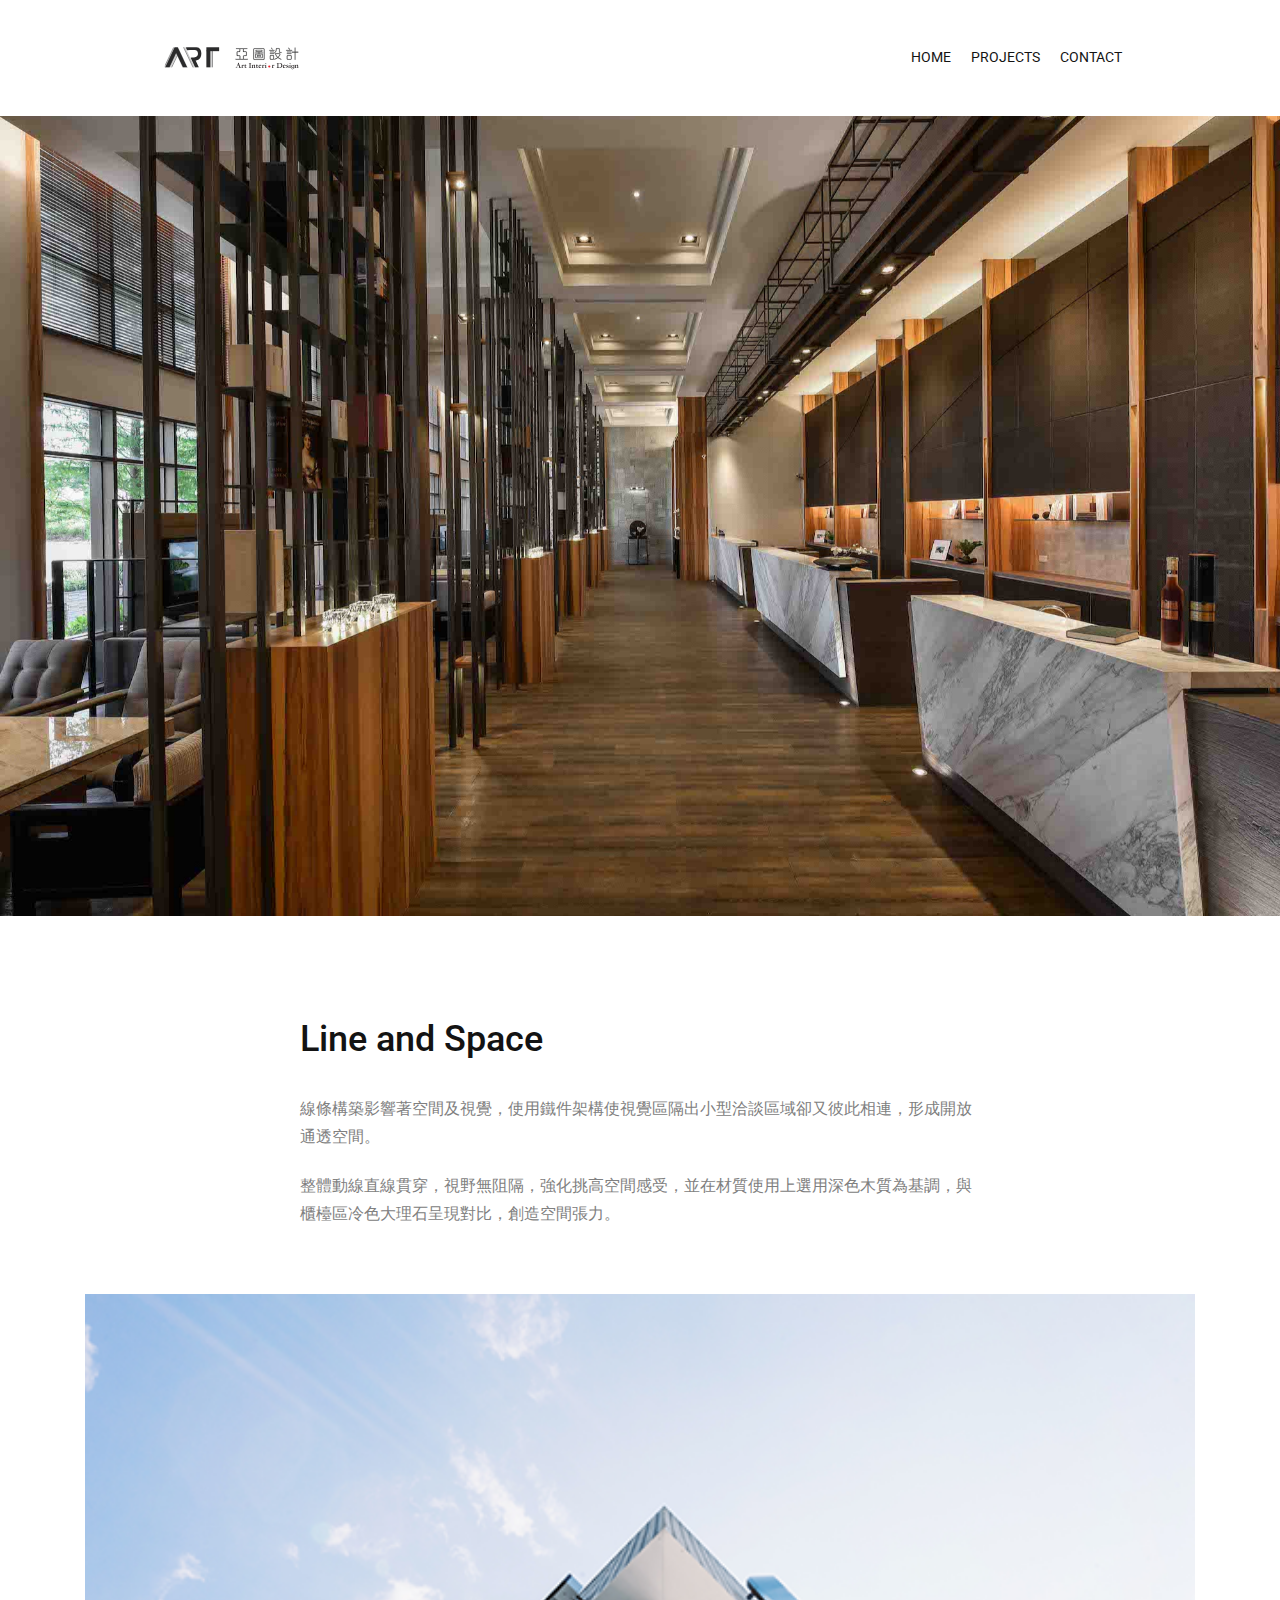
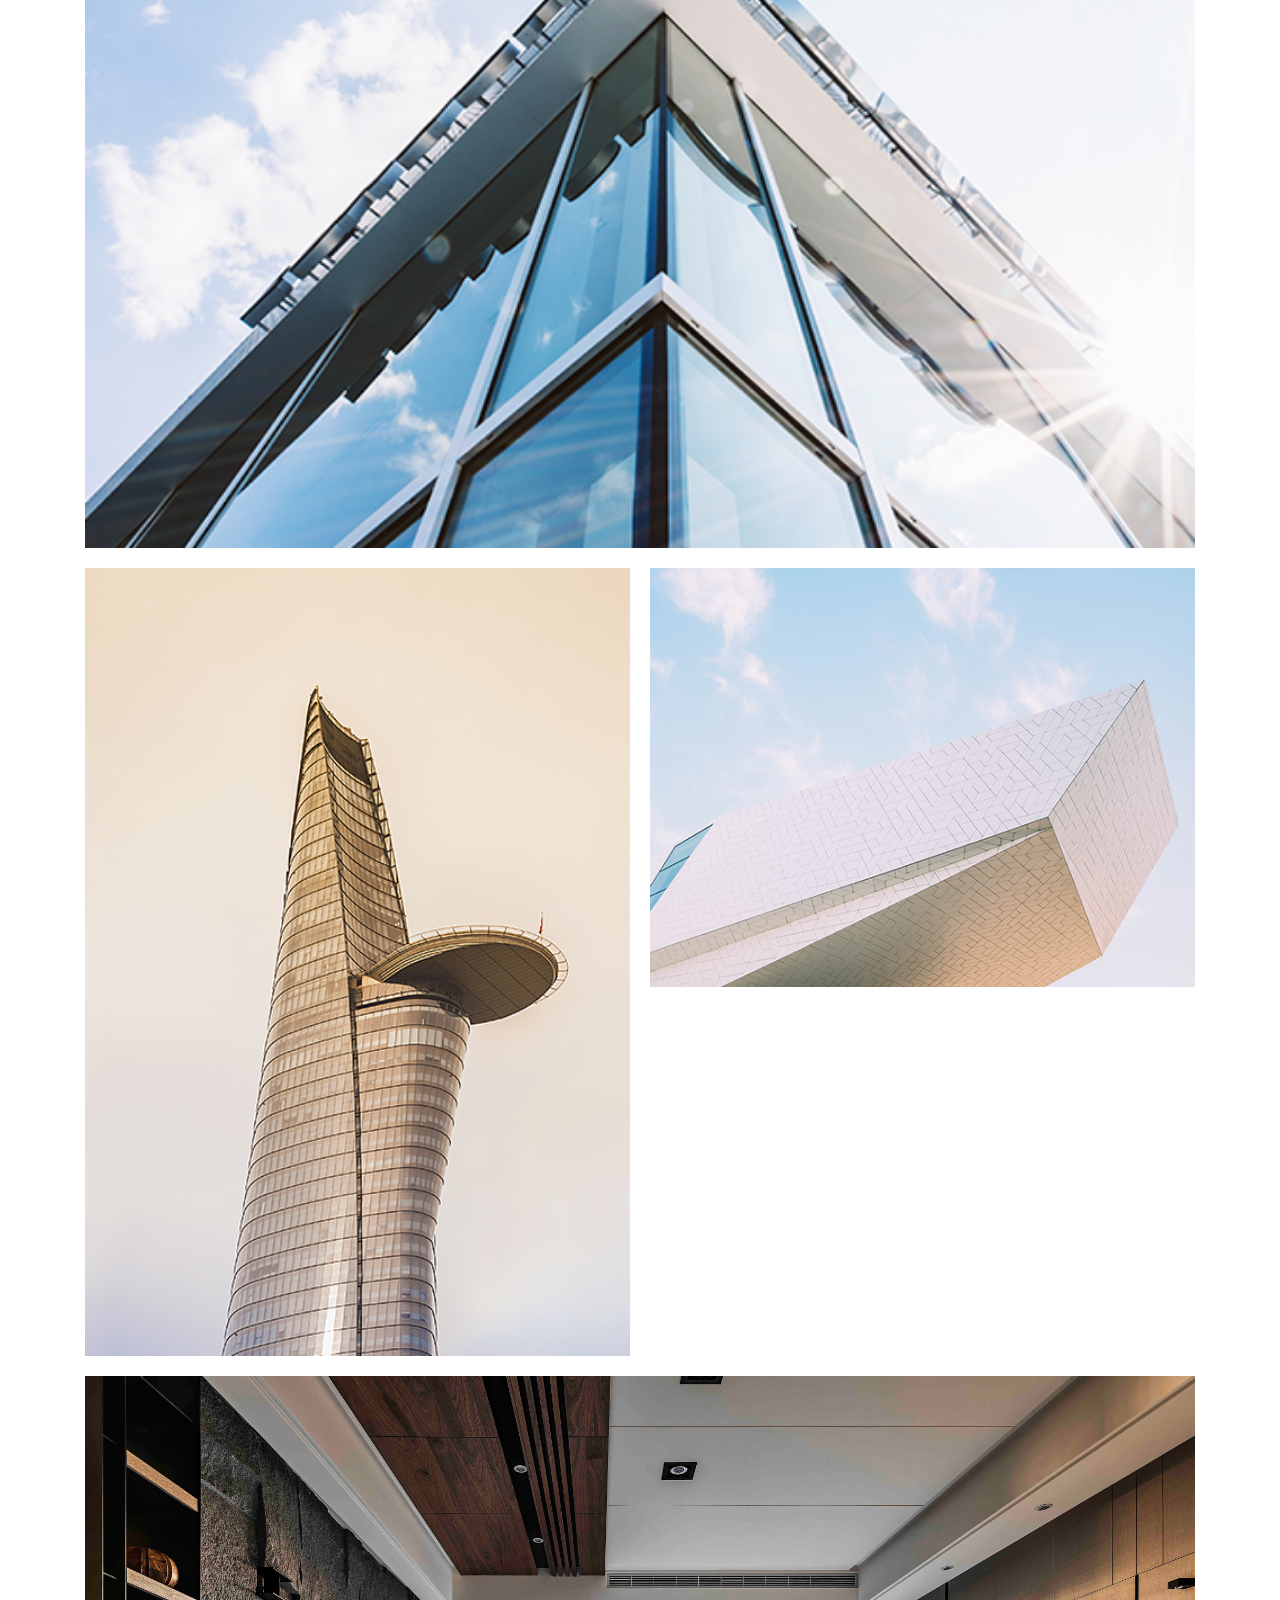
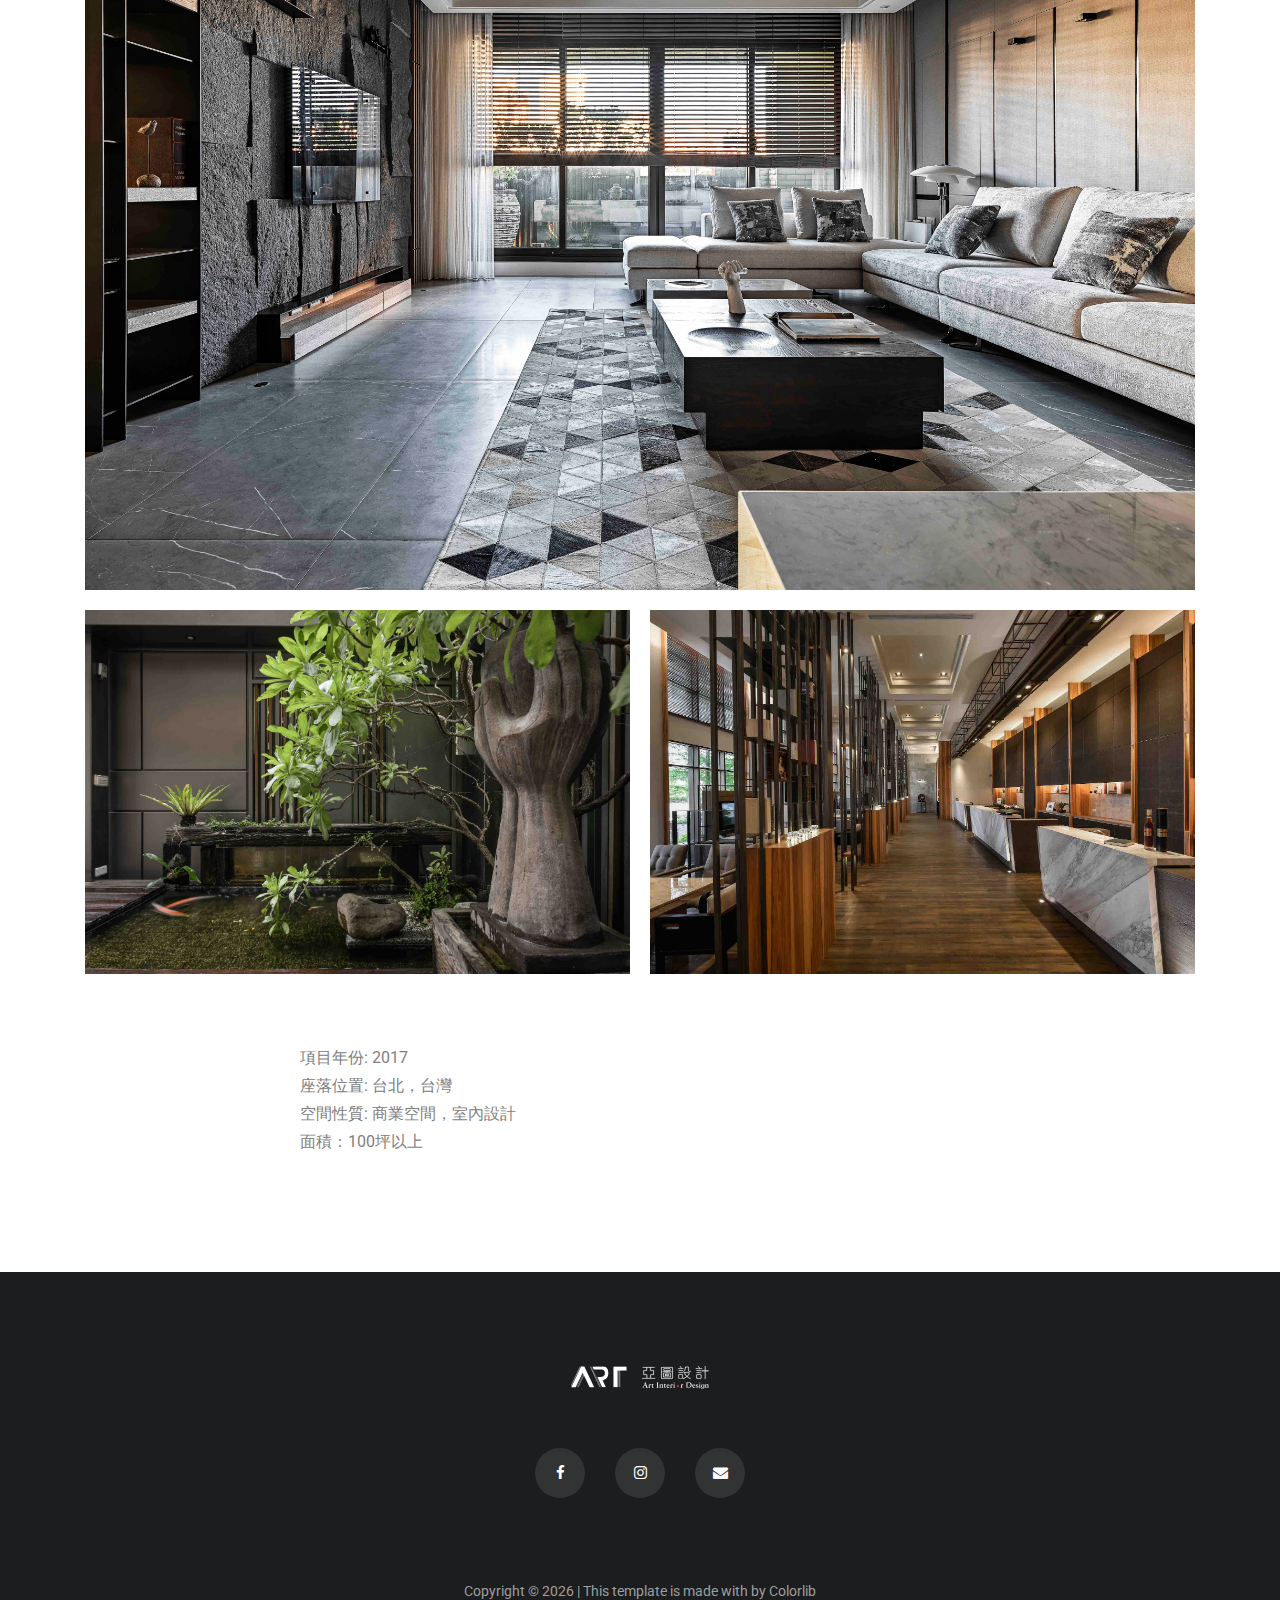
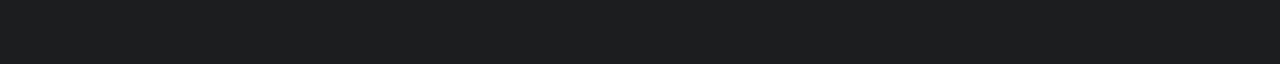
<file: project-detail3.html>
<!doctype html>
<html class="no-js" lang="zxx">

<head>
    <meta charset="utf-8">
    <meta http-equiv="x-ua-compatible" content="ie=edge">
    <title>亞圖設計</title>
    <meta name="description" content="">
    <meta name="viewport" content="width=device-width, initial-scale=1">

    <!-- <link rel="manifest" href="site.webmanifest"> -->
    <link rel="shortcut icon" type="image/x-icon" href="img/favicon.png">
    <!-- Place favicon.ico in the root directory -->

    <!-- CSS here -->
    <link rel="stylesheet" href="css/bootstrap.min.css">
    <link rel="stylesheet" href="css/owl.carousel.min.css">
    <link rel="stylesheet" href="css/magnific-popup.css">
    <link rel="stylesheet" href="css/font-awesome.min.css">
    <link rel="stylesheet" href="css/themify-icons.css">
    <link rel="stylesheet" href="css/nice-select.css">
    <link rel="stylesheet" href="css/flaticon.css">
    <link rel="stylesheet" href="css/animate.css">
    <link rel="stylesheet" href="css/slicknav.css">
    <link rel="stylesheet" href="css/style.css">
    <link rel="stylesheet" href="css/override.css">
    <!-- <link rel="stylesheet" href="css/responsive.css"> -->
</head>

<body>
    <!--[if lte IE 9]>
            <p class="browserupgrade">You are using an <strong>outdated</strong> browser. Please <a href="https://browsehappy.com/">upgrade your browser</a> to improve your experience and security.</p>
        <![endif]-->

    <!-- header-start -->
    <header>
        <div class="header-area ">
            <div id="sticky-header" class="main-header-area white-bg">
                <div class="container-fluid p-0">
                    <div class="row align-items-center justify-content-between no-gutters">
                        <div class="col-xl-2 col-lg-2">
                            <div class="logo-img">
                                <a href="index.html">
                                    <img src="img/logo.svg" alt="">
                                </a>
                            </div>
                        </div>
                        <div class="col-xl-7 col-lg-7">
                            <div class="main-menu  d-none d-lg-block">
                                <nav>
                                    <ul id="navigation">
                                        <li><a href="index.html">Home</a></li>
                                        <li><a href="project.html">Projects</a></li>
                                        <li><a href="service.html">Contact</a></li>
                                    </ul>
                                </nav>
                            </div>
                        </div>
                        <div class="col-12">
                            <div class="mobile_menu d-block d-lg-none"></div>
                        </div>
                    </div>
                </div>
            </div>
        </div>
    </header>
    <!-- header-end -->

    <!-- details_slider_area_start -->
    <div class="details_slider_area">
        <div class="details_active owl-carousel">
            <div class="single_details details_bg_3"></div>
        </div>
    </div>
    <!-- details_slider_area_end -->

    <!-- project_details_start -->
    <div class="project_details">
        <div class="container">
            <div class="project_details_left">
                <div class="single_details override-content">
                    <h3>Line and Space</h3>
                    <p>線條構築影響著空間及視覺，使用鐵件架構使視覺區隔出小型洽談區域卻又彼此相連，形成開放通透空間。</p>
                    <p>整體動線直線貫穿，視野無阻隔，強化挑高空間感受，並在材質使用上選用深色木質為基調，與櫃檯區冷色大理石呈現對比，創造空間張力。</p>
                    </div>
                <div class="override-content-img">
                    <img src="img/project/1.png" />
                </div>
                <div class="override-content-img">
                    <div class="img-block">
                        <img src="img/project/2.png" />
                    </div>
                    <div class="img-block">
                        <img src="img/project/3.png" />
                    </div>
                </div>
                <div class="override-content-img">
                    <img src="img/banner/1.jpg" />
                </div>
                <div class="override-content-img">
                    <div class="img-block">
                        <img src="img/banner/2.jpg" />
                    </div>
                    <div class="img-block">
                        <img src="img/banner/3.jpg" />
                    </div>
                </div>

                <div class="single_details override-content">
                    <p>項目年份: 2017<br/>
                       座落位置: 台北，台灣<br/>
                       空間性質: 商業空間，室內設計<br/>
                       面積：100坪以上</p>
                </div>
            </div>
        </div>
    </div>
    <!-- project_details_end -->
    <!-- footer_start -->
    <footer class="footer footer_bg">
        <div class="footer_top">
            <div class="footer-container">
                <div class="footer_widget">
                    <div class="footer_logo">
                        <a href="index.html">
                            <img src="img/footer-logo.svg" alt="">
                        </a>
                    </div>
                    <ul class="social_links">
                        <li>
                            <a href="https://www.facebook.com/artinteriorgallery/" target="_blank"><i
                                    class="fa fa-facebook"></i></a>
                        </li>
                        <li>
                            <a href="#"><i class="fa fa-instagram"></i></a>
                        </li>
                        <li>
                            <a href="mailto: chichien@art-interiordesign.com"><i class="fa fa-envelope"></i></a>
                        </li>
                    </ul>
                </div>
            </div>
        </div>
        <div class="footer_copy_right">
            <p>
                <!-- Link back to Colorlib can't be removed. Template is licensed under CC BY 3.0. -->
                Copyright &copy;
                <script>document.write(new Date().getFullYear());</script>
                <!-- Link back to Colorlib can't be removed. Template is licensed under CC BY 3.0. -->
                | This template is made with by Colorlib</p>
        </div>
    </footer>
    <!-- footer_end -->


    <!-- JS here -->
    <script src="js/vendor/modernizr-3.5.0.min.js"></script>
    <script src="js/vendor/jquery-1.12.4.min.js"></script>
    <script src="js/popper.min.js"></script>
    <script src="js/bootstrap.min.js"></script>
    <script src="js/owl.carousel.min.js"></script>
    <script src="js/isotope.pkgd.min.js"></script>
    <script src="js/ajax-form.js"></script>
    <script src="js/waypoints.min.js"></script>
    <script src="js/jquery.counterup.min.js"></script>
    <script src="js/imagesloaded.pkgd.min.js"></script>
    <script src="js/scrollIt.js"></script>
    <script src="js/jquery.scrollUp.min.js"></script>
    <script src="js/wow.min.js"></script>
    <script src="js/nice-select.min.js"></script>
    <script src="js/jquery.slicknav.min.js"></script>
    <script src="js/jquery.magnific-popup.min.js"></script>
    <script src="js/plugins.js"></script>

    <!--contact js-->
    <script src="js/contact.js"></script>
    <script src="js/jquery.ajaxchimp.min.js"></script>
    <script src="js/jquery.form.js"></script>
    <script src="js/jquery.validate.min.js"></script>
    <script src="js/mail-script.js"></script>

    <script src="js/main.js"></script>

</body>

</html>
</file>
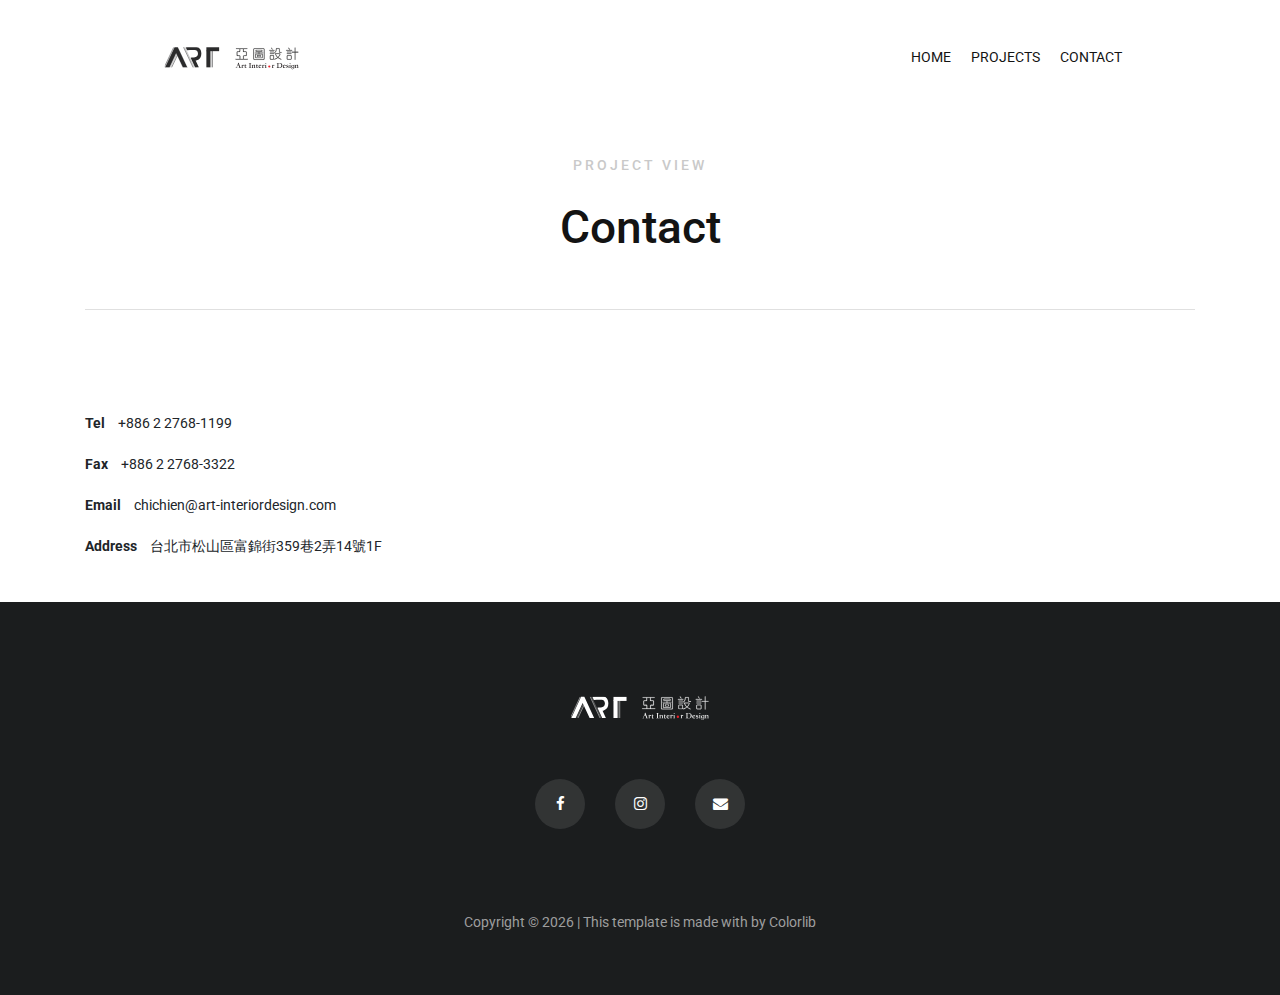
<file: service.html>
<!doctype html>
<html class="no-js" lang="zxx">

<head>
    <meta charset="utf-8">
    <meta http-equiv="x-ua-compatible" content="ie=edge">
    <title>亞圖設計</title>
    <meta name="description" content="">
    <meta name="viewport" content="width=device-width, initial-scale=1">

    <!-- <link rel="manifest" href="site.webmanifest"> -->
    <link rel="shortcut icon" type="image/x-icon" href="img/favicon.png">
    <!-- Place favicon.ico in the root directory -->

    <!-- CSS here -->
    <link rel="stylesheet" href="css/bootstrap.min.css">
    <link rel="stylesheet" href="css/owl.carousel.min.css">
    <link rel="stylesheet" href="css/magnific-popup.css">
    <link rel="stylesheet" href="css/font-awesome.min.css">
    <link rel="stylesheet" href="css/themify-icons.css">
    <link rel="stylesheet" href="css/nice-select.css">
    <link rel="stylesheet" href="css/flaticon.css">
    <link rel="stylesheet" href="css/animate.css">
    <link rel="stylesheet" href="css/slicknav.css">
    <link rel="stylesheet" href="css/style.css">
    <link rel="stylesheet" href="css/override.css">
    <!-- <link rel="stylesheet" href="css/responsive.css"> -->
</head>

<body>
    <!--[if lte IE 9]>
            <p class="browserupgrade">You are using an <strong>outdated</strong> browser. Please <a href="https://browsehappy.com/">upgrade your browser</a> to improve your experience and security.</p>
        <![endif]-->

<!-- header-start -->
<header>
    <div class="header-area ">
        <div id="sticky-header" class="main-header-area white-bg">
            <div class="container-fluid p-0">
                <div class="row align-items-center justify-content-between no-gutters">
                    <div class="col-xl-2 col-lg-2">
                        <div class="logo-img">
                            <a href="index.html">
                                <img src="img/logo.svg" alt="">
                            </a>
                        </div>
                    </div>
                    <div class="col-xl-7 col-lg-7">
                        <div class="main-menu  d-none d-lg-block">
                            <nav>
                                <ul id="navigation">
                                    <li><a href="index.html">Home</a></li>
                                    <li><a href="project.html">Projects</a></li>
                                    <li><a href="service.html">contact</a></li>
                                </ul>
                            </nav>
                        </div>
                    </div>
                    <div class="col-12">
                        <div class="mobile_menu d-block d-lg-none"></div>
                    </div>
                </div>
            </div>
        </div>
    </div>
</header>
<!-- header-end -->



    <!-- dream_service_start -->
    <div class="dream_service lastest_project">
        <div class="container">
            <div class="row">
                <div class="col-xl-12">
                    <div class="section_title mb-60">
                        <span class="sub_heading">Project view</span>
                        <h3>Contact</h3>
                        <div class="seperator"></div>
                    </div>
                </div>
            </div>
            <div class="row">
                <div class="col-xl-12">
                    <div class="item">
                        <span class="item_sub">Tel</span>
                        <span class="item_content">+886 2 2768-1199</span>
                    </div>
                    <div class="item">
                        <span class="item_sub">Fax</span>
                        <span class="item_content">+886 2 2768-3322</span>
                    </div>
                    <div class="item">
                        <span class="item_sub">Email</span>
                        <span class="item_content">chichien@art-interiordesign.com</span>
                    </div>

                    <div class="item">
                        <span class="item_sub">Address</span>
                        <span class="item_content">
                            台北市松山區富錦街359巷2弄14號1F
                        </span>
                    </div>
                </div>
            </div>
        </div>
    </div>
    <!-- dream_service_end -->

    <!-- footer_start -->
    <footer class="footer footer_bg">
        <div class="footer_top">
            <div class="footer-container">
                <div class="footer_widget">
                    <div class="footer_logo">
                        <a href="index.html">
                            <img src="img/footer-logo.svg" alt="">
                        </a>
                    </div>
                    <ul class="social_links">
                        <li>
                            <a href="https://www.facebook.com/artinteriorgallery/" target="_blank"><i
                                    class="fa fa-facebook"></i></a>
                        </li>
                        <li>
                            <a href="#"><i class="fa fa-instagram"></i></a>
                        </li>
                        <li>
                            <a href="mailto: chichien@art-interiordesign.com"><i class="fa fa-envelope"></i></a>
                        </li>
                    </ul>
                </div>
            </div>
        </div>
        <div class="footer_copy_right">
            <p>
                <!-- Link back to Colorlib can't be removed. Template is licensed under CC BY 3.0. -->
                Copyright &copy;
                <script>document.write(new Date().getFullYear());</script>
                <!-- Link back to Colorlib can't be removed. Template is licensed under CC BY 3.0. -->
                | This template is made with by Colorlib</p>
        </div>
    </footer>
    <!-- footer_end -->



    <!-- JS here -->
    <script src="js/vendor/modernizr-3.5.0.min.js"></script>
    <script src="js/vendor/jquery-1.12.4.min.js"></script>
    <script src="js/popper.min.js"></script>
    <script src="js/bootstrap.min.js"></script>
    <script src="js/owl.carousel.min.js"></script>
    <script src="js/isotope.pkgd.min.js"></script>
    <script src="js/ajax-form.js"></script>
    <script src="js/waypoints.min.js"></script>
    <script src="js/jquery.counterup.min.js"></script>
    <script src="js/imagesloaded.pkgd.min.js"></script>
    <script src="js/scrollIt.js"></script>
    <script src="js/jquery.scrollUp.min.js"></script>
    <script src="js/wow.min.js"></script>
    <script src="js/nice-select.min.js"></script>
    <script src="js/jquery.slicknav.min.js"></script>
    <script src="js/jquery.magnific-popup.min.js"></script>
    <script src="js/plugins.js"></script>

    <!--contact js-->
    <script src="js/contact.js"></script>
    <script src="js/jquery.ajaxchimp.min.js"></script>
    <script src="js/jquery.form.js"></script>
    <script src="js/jquery.validate.min.js"></script>
    <script src="js/mail-script.js"></script>

    <script src="js/main.js"></script>

</body>

</html>
</file>
<file: css/themify-icons.css>
@font-face {
	font-family: 'themify';
	src:url('../fonts/themify.eot?-fvbane');
	src:url('../fonts/themify.eot?#iefix-fvbane') format('embedded-opentype'),
		url('../fonts/themify.woff?-fvbane') format('woff'),
		url('../fonts/themify.ttf?-fvbane') format('truetype'),
		url('../fonts/themify.svg?-fvbane#themify') format('svg');
	font-weight: normal;
	font-style: normal;
}

[class^="ti-"], [class*=" ti-"] {
	font-family: 'themify';
	/* speak: none; */
	font-style: normal;
	font-weight: normal;
	font-variant: normal;
	text-transform: none;
	line-height: 1;

	/* Better Font Rendering =========== */
	-webkit-font-smoothing: antialiased;
	-moz-osx-font-smoothing: grayscale;
}

.ti-wand:before {
	content: "\e600";
}
.ti-volume:before {
	content: "\e601";
}
.ti-user:before {
	content: "\e602";
}
.ti-unlock:before {
	content: "\e603";
}
.ti-unlink:before {
	content: "\e604";
}
.ti-trash:before {
	content: "\e605";
}
.ti-thought:before {
	content: "\e606";
}
.ti-target:before {
	content: "\e607";
}
.ti-tag:before {
	content: "\e608";
}
.ti-tablet:before {
	content: "\e609";
}
.ti-star:before {
	content: "\e60a";
}
.ti-spray:before {
	content: "\e60b";
}
.ti-signal:before {
	content: "\e60c";
}
.ti-shopping-cart:before {
	content: "\e60d";
}
.ti-shopping-cart-full:before {
	content: "\e60e";
}
.ti-settings:before {
	content: "\e60f";
}
.ti-search:before {
	content: "\e610";
}
.ti-zoom-in:before {
	content: "\e611";
}
.ti-zoom-out:before {
	content: "\e612";
}
.ti-cut:before {
	content: "\e613";
}
.ti-ruler:before {
	content: "\e614";
}
.ti-ruler-pencil:before {
	content: "\e615";
}
.ti-ruler-alt:before {
	content: "\e616";
}
.ti-bookmark:before {
	content: "\e617";
}
.ti-bookmark-alt:before {
	content: "\e618";
}
.ti-reload:before {
	content: "\e619";
}
.ti-plus:before {
	content: "\e61a";
}
.ti-pin:before {
	content: "\e61b";
}
.ti-pencil:before {
	content: "\e61c";
}
.ti-pencil-alt:before {
	content: "\e61d";
}
.ti-paint-roller:before {
	content: "\e61e";
}
.ti-paint-bucket:before {
	content: "\e61f";
}
.ti-na:before {
	content: "\e620";
}
.ti-mobile:before {
	content: "\e621";
}
.ti-minus:before {
	content: "\e622";
}
.ti-medall:before {
	content: "\e623";
}
.ti-medall-alt:before {
	content: "\e624";
}
.ti-marker:before {
	content: "\e625";
}
.ti-marker-alt:before {
	content: "\e626";
}
.ti-arrow-up:before {
	content: "\e627";
}
.ti-arrow-right:before {
	content: "\e628";
}
.ti-arrow-left:before {
	content: "\e629";
}
.ti-arrow-down:before {
	content: "\e62a";
}
.ti-lock:before {
	content: "\e62b";
}
.ti-location-arrow:before {
	content: "\e62c";
}
.ti-link:before {
	content: "\e62d";
}
.ti-layout:before {
	content: "\e62e";
}
.ti-layers:before {
	content: "\e62f";
}
.ti-layers-alt:before {
	content: "\e630";
}
.ti-key:before {
	content: "\e631";
}
.ti-import:before {
	content: "\e632";
}
.ti-image:before {
	content: "\e633";
}
.ti-heart:before {
	content: "\e634";
}
.ti-heart-broken:before {
	content: "\e635";
}
.ti-hand-stop:before {
	content: "\e636";
}
.ti-hand-open:before {
	content: "\e637";
}
.ti-hand-drag:before {
	content: "\e638";
}
.ti-folder:before {
	content: "\e639";
}
.ti-flag:before {
	content: "\e63a";
}
.ti-flag-alt:before {
	content: "\e63b";
}
.ti-flag-alt-2:before {
	content: "\e63c";
}
.ti-eye:before {
	content: "\e63d";
}
.ti-export:before {
	content: "\e63e";
}
.ti-exchange-vertical:before {
	content: "\e63f";
}
.ti-desktop:before {
	content: "\e640";
}
.ti-cup:before {
	content: "\e641";
}
.ti-crown:before {
	content: "\e642";
}
.ti-comments:before {
	content: "\e643";
}
.ti-comment:before {
	content: "\e644";
}
.ti-comment-alt:before {
	content: "\e645";
}
.ti-close:before {
	content: "\e646";
}
.ti-clip:before {
	content: "\e647";
}
.ti-angle-up:before {
	content: "\e648";
}
.ti-angle-right:before {
	content: "\e649";
}
.ti-angle-left:before {
	content: "\e64a";
}
.ti-angle-down:before {
	content: "\e64b";
}
.ti-check:before {
	content: "\e64c";
}
.ti-check-box:before {
	content: "\e64d";
}
.ti-camera:before {
	content: "\e64e";
}
.ti-announcement:before {
	content: "\e64f";
}
.ti-brush:before {
	content: "\e650";
}
.ti-briefcase:before {
	content: "\e651";
}
.ti-bolt:before {
	content: "\e652";
}
.ti-bolt-alt:before {
	content: "\e653";
}
.ti-blackboard:before {
	content: "\e654";
}
.ti-bag:before {
	content: "\e655";
}
.ti-move:before {
	content: "\e656";
}
.ti-arrows-vertical:before {
	content: "\e657";
}
.ti-arrows-horizontal:before {
	content: "\e658";
}
.ti-fullscreen:before {
	content: "\e659";
}
.ti-arrow-top-right:before {
	content: "\e65a";
}
.ti-arrow-top-left:before {
	content: "\e65b";
}
.ti-arrow-circle-up:before {
	content: "\e65c";
}
.ti-arrow-circle-right:before {
	content: "\e65d";
}
.ti-arrow-circle-left:before {
	content: "\e65e";
}
.ti-arrow-circle-down:before {
	content: "\e65f";
}
.ti-angle-double-up:before {
	content: "\e660";
}
.ti-angle-double-right:before {
	content: "\e661";
}
.ti-angle-double-left:before {
	content: "\e662";
}
.ti-angle-double-down:before {
	content: "\e663";
}
.ti-zip:before {
	content: "\e664";
}
.ti-world:before {
	content: "\e665";
}
.ti-wheelchair:before {
	content: "\e666";
}
.ti-view-list:before {
	content: "\e667";
}
.ti-view-list-alt:before {
	content: "\e668";
}
.ti-view-grid:before {
	content: "\e669";
}
.ti-uppercase:before {
	content: "\e66a";
}
.ti-upload:before {
	content: "\e66b";
}
.ti-underline:before {
	content: "\e66c";
}
.ti-truck:before {
	content: "\e66d";
}
.ti-timer:before {
	content: "\e66e";
}
.ti-ticket:before {
	content: "\e66f";
}
.ti-thumb-up:before {
	content: "\e670";
}
.ti-thumb-down:before {
	content: "\e671";
}
.ti-text:before {
	content: "\e672";
}
.ti-stats-up:before {
	content: "\e673";
}
.ti-stats-down:before {
	content: "\e674";
}
.ti-split-v:before {
	content: "\e675";
}
.ti-split-h:before {
	content: "\e676";
}
.ti-smallcap:before {
	content: "\e677";
}
.ti-shine:before {
	content: "\e678";
}
.ti-shift-right:before {
	content: "\e679";
}
.ti-shift-left:before {
	content: "\e67a";
}
.ti-shield:before {
	content: "\e67b";
}
.ti-notepad:before {
	content: "\e67c";
}
.ti-server:before {
	content: "\e67d";
}
.ti-quote-right:before {
	content: "\e67e";
}
.ti-quote-left:before {
	content: "\e67f";
}
.ti-pulse:before {
	content: "\e680";
}
.ti-printer:before {
	content: "\e681";
}
.ti-power-off:before {
	content: "\e682";
}
.ti-plug:before {
	content: "\e683";
}
.ti-pie-chart:before {
	content: "\e684";
}
.ti-paragraph:before {
	content: "\e685";
}
.ti-panel:before {
	content: "\e686";
}
.ti-package:before {
	content: "\e687";
}
.ti-music:before {
	content: "\e688";
}
.ti-music-alt:before {
	content: "\e689";
}
.ti-mouse:before {
	content: "\e68a";
}
.ti-mouse-alt:before {
	content: "\e68b";
}
.ti-money:before {
	content: "\e68c";
}
.ti-microphone:before {
	content: "\e68d";
}
.ti-menu:before {
	content: "\e68e";
}
.ti-menu-alt:before {
	content: "\e68f";
}
.ti-map:before {
	content: "\e690";
}
.ti-map-alt:before {
	content: "\e691";
}
.ti-loop:before {
	content: "\e692";
}
.ti-location-pin:before {
	content: "\e693";
}
.ti-list:before {
	content: "\e694";
}
.ti-light-bulb:before {
	content: "\e695";
}
.ti-Italic:before {
	content: "\e696";
}
.ti-info:before {
	content: "\e697";
}
.ti-infinite:before {
	content: "\e698";
}
.ti-id-badge:before {
	content: "\e699";
}
.ti-hummer:before {
	content: "\e69a";
}
.ti-home:before {
	content: "\e69b";
}
.ti-help:before {
	content: "\e69c";
}
.ti-headphone:before {
	content: "\e69d";
}
.ti-harddrives:before {
	content: "\e69e";
}
.ti-harddrive:before {
	content: "\e69f";
}
.ti-gift:before {
	content: "\e6a0";
}
.ti-game:before {
	content: "\e6a1";
}
.ti-filter:before {
	content: "\e6a2";
}
.ti-files:before {
	content: "\e6a3";
}
.ti-file:before {
	content: "\e6a4";
}
.ti-eraser:before {
	content: "\e6a5";
}
.ti-envelope:before {
	content: "\e6a6";
}
.ti-download:before {
	content: "\e6a7";
}
.ti-direction:before {
	content: "\e6a8";
}
.ti-direction-alt:before {
	content: "\e6a9";
}
.ti-dashboard:before {
	content: "\e6aa";
}
.ti-control-stop:before {
	content: "\e6ab";
}
.ti-control-shuffle:before {
	content: "\e6ac";
}
.ti-control-play:before {
	content: "\e6ad";
}
.ti-control-pause:before {
	content: "\e6ae";
}
.ti-control-forward:before {
	content: "\e6af";
}
.ti-control-backward:before {
	content: "\e6b0";
}
.ti-cloud:before {
	content: "\e6b1";
}
.ti-cloud-up:before {
	content: "\e6b2";
}
.ti-cloud-down:before {
	content: "\e6b3";
}
.ti-clipboard:before {
	content: "\e6b4";
}
.ti-car:before {
	content: "\e6b5";
}
.ti-calendar:before {
	content: "\e6b6";
}
.ti-book:before {
	content: "\e6b7";
}
.ti-bell:before {
	content: "\e6b8";
}
.ti-basketball:before {
	content: "\e6b9";
}
.ti-bar-chart:before {
	content: "\e6ba";
}
.ti-bar-chart-alt:before {
	content: "\e6bb";
}
.ti-back-right:before {
	content: "\e6bc";
}
.ti-back-left:before {
	content: "\e6bd";
}
.ti-arrows-corner:before {
	content: "\e6be";
}
.ti-archive:before {
	content: "\e6bf";
}
.ti-anchor:before {
	content: "\e6c0";
}
.ti-align-right:before {
	content: "\e6c1";
}
.ti-align-left:before {
	content: "\e6c2";
}
.ti-align-justify:before {
	content: "\e6c3";
}
.ti-align-center:before {
	content: "\e6c4";
}
.ti-alert:before {
	content: "\e6c5";
}
.ti-alarm-clock:before {
	content: "\e6c6";
}
.ti-agenda:before {
	content: "\e6c7";
}
.ti-write:before {
	content: "\e6c8";
}
.ti-window:before {
	content: "\e6c9";
}
.ti-widgetized:before {
	content: "\e6ca";
}
.ti-widget:before {
	content: "\e6cb";
}
.ti-widget-alt:before {
	content: "\e6cc";
}
.ti-wallet:before {
	content: "\e6cd";
}
.ti-video-clapper:before {
	content: "\e6ce";
}
.ti-video-camera:before {
	content: "\e6cf";
}
.ti-vector:before {
	content: "\e6d0";
}
.ti-themify-logo:before {
	content: "\e6d1";
}
.ti-themify-favicon:before {
	content: "\e6d2";
}
.ti-themify-favicon-alt:before {
	content: "\e6d3";
}
.ti-support:before {
	content: "\e6d4";
}
.ti-stamp:before {
	content: "\e6d5";
}
.ti-split-v-alt:before {
	content: "\e6d6";
}
.ti-slice:before {
	content: "\e6d7";
}
.ti-shortcode:before {
	content: "\e6d8";
}
.ti-shift-right-alt:before {
	content: "\e6d9";
}
.ti-shift-left-alt:before {
	content: "\e6da";
}
.ti-ruler-alt-2:before {
	content: "\e6db";
}
.ti-receipt:before {
	content: "\e6dc";
}
.ti-pin2:before {
	content: "\e6dd";
}
.ti-pin-alt:before {
	content: "\e6de";
}
.ti-pencil-alt2:before {
	content: "\e6df";
}
.ti-palette:before {
	content: "\e6e0";
}
.ti-more:before {
	content: "\e6e1";
}
.ti-more-alt:before {
	content: "\e6e2";
}
.ti-microphone-alt:before {
	content: "\e6e3";
}
.ti-magnet:before {
	content: "\e6e4";
}
.ti-line-double:before {
	content: "\e6e5";
}
.ti-line-dotted:before {
	content: "\e6e6";
}
.ti-line-dashed:before {
	content: "\e6e7";
}
.ti-layout-width-full:before {
	content: "\e6e8";
}
.ti-layout-width-default:before {
	content: "\e6e9";
}
.ti-layout-width-default-alt:before {
	content: "\e6ea";
}
.ti-layout-tab:before {
	content: "\e6eb";
}
.ti-layout-tab-window:before {
	content: "\e6ec";
}
.ti-layout-tab-v:before {
	content: "\e6ed";
}
.ti-layout-tab-min:before {
	content: "\e6ee";
}
.ti-layout-slider:before {
	content: "\e6ef";
}
.ti-layout-slider-alt:before {
	content: "\e6f0";
}
.ti-layout-sidebar-right:before {
	content: "\e6f1";
}
.ti-layout-sidebar-none:before {
	content: "\e6f2";
}
.ti-layout-sidebar-left:before {
	content: "\e6f3";
}
.ti-layout-placeholder:before {
	content: "\e6f4";
}
.ti-layout-menu:before {
	content: "\e6f5";
}
.ti-layout-menu-v:before {
	content: "\e6f6";
}
.ti-layout-menu-separated:before {
	content: "\e6f7";
}
.ti-layout-menu-full:before {
	content: "\e6f8";
}
.ti-layout-media-right-alt:before {
	content: "\e6f9";
}
.ti-layout-media-right:before {
	content: "\e6fa";
}
.ti-layout-media-overlay:before {
	content: "\e6fb";
}
.ti-layout-media-overlay-alt:before {
	content: "\e6fc";
}
.ti-layout-media-overlay-alt-2:before {
	content: "\e6fd";
}
.ti-layout-media-left-alt:before {
	content: "\e6fe";
}
.ti-layout-media-left:before {
	content: "\e6ff";
}
.ti-layout-media-center-alt:before {
	content: "\e700";
}
.ti-layout-media-center:before {
	content: "\e701";
}
.ti-layout-list-thumb:before {
	content: "\e702";
}
.ti-layout-list-thumb-alt:before {
	content: "\e703";
}
.ti-layout-list-post:before {
	content: "\e704";
}
.ti-layout-list-large-image:before {
	content: "\e705";
}
.ti-layout-line-solid:before {
	content: "\e706";
}
.ti-layout-grid4:before {
	content: "\e707";
}
.ti-layout-grid3:before {
	content: "\e708";
}
.ti-layout-grid2:before {
	content: "\e709";
}
.ti-layout-grid2-thumb:before {
	content: "\e70a";
}
.ti-layout-cta-right:before {
	content: "\e70b";
}
.ti-layout-cta-left:before {
	content: "\e70c";
}
.ti-layout-cta-center:before {
	content: "\e70d";
}
.ti-layout-cta-btn-right:before {
	content: "\e70e";
}
.ti-layout-cta-btn-left:before {
	content: "\e70f";
}
.ti-layout-column4:before {
	content: "\e710";
}
.ti-layout-column3:before {
	content: "\e711";
}
.ti-layout-column2:before {
	content: "\e712";
}
.ti-layout-accordion-separated:before {
	content: "\e713";
}
.ti-layout-accordion-merged:before {
	content: "\e714";
}
.ti-layout-accordion-list:before {
	content: "\e715";
}
.ti-ink-pen:before {
	content: "\e716";
}
.ti-info-alt:before {
	content: "\e717";
}
.ti-help-alt:before {
	content: "\e718";
}
.ti-headphone-alt:before {
	content: "\e719";
}
.ti-hand-point-up:before {
	content: "\e71a";
}
.ti-hand-point-right:before {
	content: "\e71b";
}
.ti-hand-point-left:before {
	content: "\e71c";
}
.ti-hand-point-down:before {
	content: "\e71d";
}
.ti-gallery:before {
	content: "\e71e";
}
.ti-face-smile:before {
	content: "\e71f";
}
.ti-face-sad:before {
	content: "\e720";
}
.ti-credit-card:before {
	content: "\e721";
}
.ti-control-skip-forward:before {
	content: "\e722";
}
.ti-control-skip-backward:before {
	content: "\e723";
}
.ti-control-record:before {
	content: "\e724";
}
.ti-control-eject:before {
	content: "\e725";
}
.ti-comments-smiley:before {
	content: "\e726";
}
.ti-brush-alt:before {
	content: "\e727";
}
.ti-youtube:before {
	content: "\e728";
}
.ti-vimeo:before {
	content: "\e729";
}
.ti-twitter:before {
	content: "\e72a";
}
.ti-time:before {
	content: "\e72b";
}
.ti-tumblr:before {
	content: "\e72c";
}
.ti-skype:before {
	content: "\e72d";
}
.ti-share:before {
	content: "\e72e";
}
.ti-share-alt:before {
	content: "\e72f";
}
.ti-rocket:before {
	content: "\e730";
}
.ti-pinterest:before {
	content: "\e731";
}
.ti-new-window:before {
	content: "\e732";
}
.ti-microsoft:before {
	content: "\e733";
}
.ti-list-ol:before {
	content: "\e734";
}
.ti-linkedin:before {
	content: "\e735";
}
.ti-layout-sidebar-2:before {
	content: "\e736";
}
.ti-layout-grid4-alt:before {
	content: "\e737";
}
.ti-layout-grid3-alt:before {
	content: "\e738";
}
.ti-layout-grid2-alt:before {
	content: "\e739";
}
.ti-layout-column4-alt:before {
	content: "\e73a";
}
.ti-layout-column3-alt:before {
	content: "\e73b";
}
.ti-layout-column2-alt:before {
	content: "\e73c";
}
.ti-instagram:before {
	content: "\e73d";
}
.ti-google:before {
	content: "\e73e";
}
.ti-github:before {
	content: "\e73f";
}
.ti-flickr:before {
	content: "\e740";
}
.ti-facebook:before {
	content: "\e741";
}
.ti-dropbox:before {
	content: "\e742";
}
.ti-dribbble:before {
	content: "\e743";
}
.ti-apple:before {
	content: "\e744";
}
.ti-android:before {
	content: "\e745";
}
.ti-save:before {
	content: "\e746";
}
.ti-save-alt:before {
	content: "\e747";
}
.ti-yahoo:before {
	content: "\e748";
}
.ti-wordpress:before {
	content: "\e749";
}
.ti-vimeo-alt:before {
	content: "\e74a";
}
.ti-twitter-alt:before {
	content: "\e74b";
}
.ti-tumblr-alt:before {
	content: "\e74c";
}
.ti-trello:before {
	content: "\e74d";
}
.ti-stack-overflow:before {
	content: "\e74e";
}
.ti-soundcloud:before {
	content: "\e74f";
}
.ti-sharethis:before {
	content: "\e750";
}
.ti-sharethis-alt:before {
	content: "\e751";
}
.ti-reddit:before {
	content: "\e752";
}
.ti-pinterest-alt:before {
	content: "\e753";
}
.ti-microsoft-alt:before {
	content: "\e754";
}
.ti-linux:before {
	content: "\e755";
}
.ti-jsfiddle:before {
	content: "\e756";
}
.ti-joomla:before {
	content: "\e757";
}
.ti-html5:before {
	content: "\e758";
}
.ti-flickr-alt:before {
	content: "\e759";
}
.ti-email:before {
	content: "\e75a";
}
.ti-drupal:before {
	content: "\e75b";
}
.ti-dropbox-alt:before {
	content: "\e75c";
}
.ti-css3:before {
	content: "\e75d";
}
.ti-rss:before {
	content: "\e75e";
}
.ti-rss-alt:before {
	content: "\e75f";
}
</file>
<file: css/nice-select.css>
.nice-select {
  -webkit-tap-highlight-color: transparent;
  background-color: #fff;
  border-radius: 5px;
  border: solid 1px #e8e8e8;
  box-sizing: border-box;
  clear: both;
  cursor: pointer;
  display: block;
  float: left;
  font-family: inherit;
  font-size: 14px;
  font-weight: normal;
  height: 42px;
  line-height: 40px;
  outline: none;
  padding-left: 18px;
  padding-right: 30px;
  position: relative;
  text-align: left !important;
  -webkit-transition: all 0.2s ease-in-out;
  transition: all 0.2s ease-in-out;
  -webkit-user-select: none;
     -moz-user-select: none;
      -ms-user-select: none;
          user-select: none;
  white-space: nowrap;
  width: auto; }
  .nice-select:hover {
    border-color: #dbdbdb; }
  .nice-select:active, .nice-select.open, .nice-select:focus {
    border-color: #999; }


  .nice-select.disabled {
    border-color: #ededed;
    color: #999;
    pointer-events: none; }
    .nice-select.disabled:after {
      border-color: #cccccc; }
  .nice-select.wide {
    width: 100%; }
    .nice-select.wide .list {
      left: 0 !important;
      right: 0 !important; }
  .nice-select.right {
    float: right; }
    .nice-select.right .list {
      left: auto;
      right: 0; }
  .nice-select.small {
    font-size: 12px;
    height: 36px;
    line-height: 34px; }
    .nice-select.small:after {
      height: 4px;
      width: 4px; }
    .nice-select.small .option {
      line-height: 34px;
      min-height: 34px; }
  .nice-select .list {
    background-color: #fff;
    border-radius: 5px;
    box-shadow: 0 0 0 1px rgba(68, 68, 68, 0.11);
    box-sizing: border-box;
    margin-top: 4px;
    opacity: 0;
    overflow: hidden;
    padding: 0;
    pointer-events: none;
    position: absolute;
    top: 100%;
    left: 0;
    -webkit-transform-origin: 50% 0;
        -ms-transform-origin: 50% 0;
            transform-origin: 50% 0;
    -webkit-transform: scale(0.75) translateY(-21px);
        -ms-transform: scale(0.75) translateY(-21px);
            transform: scale(0.75) translateY(-21px);
    -webkit-transition: all 0.2s cubic-bezier(0.5, 0, 0, 1.25), opacity 0.15s ease-out;
    transition: all 0.2s cubic-bezier(0.5, 0, 0, 1.25), opacity 0.15s ease-out;
    z-index: 9; }
    .nice-select .list:hover .option:not(:hover) {
      background-color: transparent !important; }
  .nice-select .option {
    cursor: pointer;
    font-weight: 400;
    line-height: 40px;
    list-style: none;
    min-height: 40px;
    outline: none;
    padding-left: 18px;
    padding-right: 29px;
    text-align: left;
    -webkit-transition: all 0.2s;
    transition: all 0.2s; }
    .nice-select .option:hover, .nice-select .option.focus, .nice-select .option.selected.focus {
      background-color: #f6f6f6; }
    .nice-select .option.selected {
      font-weight: bold; }
    .nice-select .option.disabled {
      background-color: transparent;
      color: #999;
      cursor: default; }

.no-csspointerevents .nice-select .list {
  display: none; }

.no-csspointerevents .nice-select.open .list {
  display: block; }





  /* ,,,,,,,,,,,,,,,, */


  .nice-select:after {
    content: "\e64b";
    display: block;
    height: 5px;
    margin-top: -5px;
    pointer-events: none;
    position: absolute;
    right: 30px;
    top: 8px;
    transition: all 0.15s ease-in-out;
    width: 5px;
    font-family: 'themify';
    color: #ddd; }

    .nice-select.open:after {
 }
    .nice-select.open .list {
      opacity: 1;
      pointer-events: auto;
      -webkit-transform: scale(1) translateY(0);
          -ms-transform: scale(1) translateY(0);
              transform: scale(1) translateY(0); }
</file>
<file: css/flaticon.css>
/*
  	Flaticon icon font: Flaticon
  	Creation date: 27/07/2019 08:27
  	*/

@font-face {
  font-family: "Flaticon";
  src: url("../fonts/Flaticon.eot");
  src: url("../fonts/Flaticon.eot?#iefix") format("embedded-opentype"),
       url("../fonts/Flaticon.woff2") format("woff2"),
       url("../fonts/Flaticon.woff") format("woff"),
       url("../fonts/Flaticon.ttf") format("truetype"),
       url("../fonts/Flaticon.svg#Flaticon") format("svg");
  font-weight: normal;
  font-style: normal;
}

@media screen and (-webkit-min-device-pixel-ratio:0) {
  @font-face {
    font-family: "Flaticon";
    src: url("../fonts/Flaticon.svg#Flaticon") format("svg");
  }
}

[class^="flaticon-"]:before, [class*=" flaticon-"]:before,
[class^="flaticon-"]:after, [class*=" flaticon-"]:after {   
  font-family: Flaticon;
font-style: normal;
}

.flaticon-left-arrow:before { content: "\f100"; }
.flaticon-right-arrow:before { content: "\f101"; }
.flaticon-play-button:before { content: "\f102"; }
.flaticon-quote:before { content: "\f103"; }
.flaticon-clock:before { content: "\f104"; }
.flaticon-world:before { content: "\f105"; }
.flaticon-mail:before { content: "\f106"; }
</file>
<file: css/style.css>
@import url("https://fonts.googleapis.com/css?family=Rubik:300,400,400i,500,500i,700,700i,900&display=swap");@import url("https://fonts.googleapis.com/css?family=Playfair+Display:400,400i,700,900|Roboto:300,300i,400,400i,500,700,700i&display=swap");.flex-center-start{display:-webkit-box;display:-ms-flexbox;display:flex;-webkit-box-align:center;-ms-flex-align:center;align-items:center;-webkit-box-pack:start;-ms-flex-pack:start;justify-content:start}body{font-family:'Playfair Display', serif;font-weight:normal;font-style:normal}.img{max-width:100%;-webkit-transition:.3s;-moz-transition:.3s;-o-transition:.3s;transition:.3s}a,.button{-webkit-transition:.3s;-moz-transition:.3s;-o-transition:.3s;transition:.3s}a:focus,.button:focus,button:focus{text-decoration:none;outline:none}a:focus{color:#fff;text-decoration:none}a:focus,a:hover,.portfolio-cat a:hover,.footer -menu li a:hover{text-decoration:none;color:#000}a,button{color:#131313;outline:medium none}h1,h2,h3,h4,h5{font-family:'Roboto', sans-serif;color:#131313}h1 a,h2 a,h3 a,h4 a,h5 a,h6 a{color:inherit}ul{margin:0px;padding:0px}li{list-style:none}p{font-size:14px;font-weight:300;line-height:26px;color:#808080;margin-bottom:13px;font-family:'Playfair Display', serif}label{color:#7e7e7e;cursor:pointer;font-size:14px;font-weight:400}*::-moz-selection{background:#444;color:#fff;text-shadow:none}::-moz-selection{background:#444;color:#fff;text-shadow:none}::selection{background:#444;color:#fff;text-shadow:none}*::-webkit-input-placeholder{color:#cccccc;font-size:14px;opacity:1}*:-ms-input-placeholder{color:#cccccc;font-size:14px;opacity:1}*::-ms-input-placeholder{color:#cccccc;font-size:14px;opacity:1}*::placeholder{color:#cccccc;font-size:14px;opacity:1}h3{font-size:24px}.mb-65{margin-bottom:67px}.black-bg{background:#020c26 !important}.white-bg{background:#ffffff}.gray-bg{background:#f5f5f5}.bg-img-1{background-image:url(../img/slider/slider-img-1.jpg)}.bg-img-2{background-image:url(../img/background-img/bg-img-2.jpg)}.cta-bg-1{background-image:url(../img/background-img/bg-img-3.jpg)}.overlay{position:relative;z-index:0}.overlay::before{position:absolute;content:"";background-color:#020c26;top:0;left:0;width:100%;height:100%;z-index:-1;opacity:0.851}.overlay2{position:relative;z-index:0}.overlay2::before{position:absolute;content:"";background-color:#131313;top:0;left:0;width:100%;height:100%;z-index:-1;opacity:0.2}.section-padding{padding-top:120px;padding-bottom:120px}.pt-120{padding-top:120px}.owl-carousel .owl-nav div{background:transparent;height:54px;left:0px;line-height:54px;position:absolute;text-align:center;top:50%;-webkit-transform:translateY(-50%);-ms-transform:translateY(-50%);transform:translateY(-50%);-webkit-transition:all 0.3s ease 0s;-o-transition:all 0.3s ease 0s;transition:all 0.3s ease 0s;width:54px;font-size:25px;color:#fff;background-color:rgba(255,255,255,0.2);border-radius:50%}.owl-carousel .owl-nav div.owl-next{left:auto;right:0}.owl-carousel .owl-nav div.owl-next i{position:relative;right:-2px;top:-3px}.owl-carousel .owl-nav div.owl-prev i{position:relative;right:1px;top:-2px}.owl-carousel:hover .owl-nav div{opacity:1;visibility:visible}.owl-carousel:hover .owl-nav div:hover{color:#fff}.seperator{display:inline-block;width:90px;height:2px;background:#131313;margin-top:30px;margin-bottom:36px}@media (max-width: 767px){.seperator{margin-top:15px;margin-bottom:20px}}@media (min-width: 768px) and (max-width: 991px){.seperator{margin-top:15px;margin-bottom:10px}}.mb-95{margin-bottom:95px}@media (max-width: 767px){.mb-95{margin-bottom:30px}}.mb-80{margin-bottom:80px}@media (max-width: 767px){.mb-80{margin-bottom:30px}}.mb-60{margin-bottom:60px}@media (max-width: 767px){.mb-60{margin-bottom:30px}}.mb-20{margin-bottom:20px}.boxed-btn{background:#fff;color:#131313;display:inline-block;padding:18px 44px;font-family:"Roboto",sans-serif;font-size:14px;font-weight:400;border:0;border:1px solid #131313;letter-spacing:3px;text-align:center;color:#131313 !important;text-transform:uppercase}.boxed-btn:hover{background:#131313;color:#fff !important;border:1px solid #131313}.boxed-btn:focus{outline:none}.boxed-btn.large-width{width:220px}.boxed-btn2{background:transparent;color:#fff;display:inline-block;padding:18px 24px;font-family:"Roboto",sans-serif;font-size:14px;font-weight:400;border:0;border:1px solid #fff;letter-spacing:2px;text-transform:uppercase}.boxed-btn2:hover{background:#fff;color:#131313 !important}.boxed-btn2:focus{outline:none}.section_title .sub_heading{color:#c9c9c9;display:block;font-size:14px;text-transform:uppercase;font-weight:500;font-family:"Roboto",sans-serif;letter-spacing:3px;margin-bottom:22px}@media (min-width: 768px) and (max-width: 991px){.section_title .sub_heading{margin-bottom:10px}}.section_title .sub_heading2{color:#808080;display:block;font-size:14px;text-transform:uppercase;font-weight:400;font-family:"Roboto",sans-serif;letter-spacing:3px;margin-bottom:22px}@media (max-width: 767px){.section_title .sub_heading2{margin-bottom:5px}}.section_title h3{font-size:46px;font-weight:500;line-height:58px;margin-bottom:0}@media (max-width: 767px){.section_title h3{font-size:30px;line-height:36px}}@media (min-width: 768px) and (max-width: 991px){.section_title h3{font-size:25px;font-weight:500;line-height:30px;margin-bottom:0}}.section_title.padding-right{padding-right:76px}@media (max-width: 767px){.section_title.padding-right{padding-right:0}}@media (min-width: 768px) and (max-width: 991px){.section_title.padding-right{padding-right:0}}@media (min-width: 992px) and (max-width: 1200px){.section_title.padding-right{padding-right:0}}@media (max-width: 767px){.mobile_menu{position:absolute;right:0px;width:100%;z-index:9}}.slicknav_menu .slicknav_nav{background:#fff;float:right;margin-top:0;padding:0;width:95%;padding:0;border-radius:0px;margin-top:5px;position:absolute;left:0;right:0;margin:auto;top:0px}.slicknav_menu .slicknav_nav a:hover{background:transparent;color:#ff5e13}.slicknav_menu .slicknav_nav a.active{color:#ff5e13}@media (max-width: 767px){.slicknav_menu .slicknav_nav a i{display:none}}@media (min-width: 768px) and (max-width: 991px){.slicknav_menu .slicknav_nav a i{display:none}}.slicknav_menu .slicknav_nav .slicknav_btn{background-color:transparent;cursor:pointer;margin-bottom:10px;margin-top:-40px;position:relative;z-index:99;border:1px solid #ddd;top:3px;right:5px;top:-32px}.slicknav_menu .slicknav_nav .slicknav_btn .slicknav_icon{margin-right:6px;margin-top:3px;position:relative;padding-bottom:3px;top:-11px;right:-5px}@media (max-width: 767px){.slicknav_menu{margin-right:12px}}.slicknav_nav .slicknav_arrow{float:right;font-size:22px;position:relative;top:-9px}.slicknav_btn{background-color:transparent;cursor:pointer;margin-bottom:10px;position:relative;z-index:99;border:none;border-radius:3px;top:5px;padding:5px;right:5px;margin-top:-5px;top:-31px}.slicknav_btn{background-color:transparent;cursor:pointer;margin-bottom:10px;position:relative;z-index:99;border:none;border-radius:3px;top:5px;padding:5px;right:0;margin-top:-5px;top:-31px}.header-area .main-header-area{padding:0 150px}@media (max-width: 767px){.header-area .main-header-area{padding:10px 0}}@media (min-width: 768px) and (max-width: 991px){.header-area .main-header-area{padding:10px 0}}@media (min-width: 992px) and (max-width: 1200px){.header-area .main-header-area{padding:0 50px}}@media (max-width: 767px){.header-area .main-header-area .logo-img{padding-left:20px}}@media (min-width: 768px) and (max-width: 991px){.header-area .main-header-area .logo-img{padding-left:20px}}.header-area .main-header-area .main-menu{text-align:center;padding:12px 0}.header-area .main-header-area .main-menu ul li{display:inline-block;position:relative}.header-area .main-header-area .main-menu ul li a{color:#131313;font-size:15px;text-transform:capitalize;font-weight:400;display:inline-block;padding:35px 23px 35px 23px;font-family:"Roboto",sans-serif;position:relative;text-transform:uppercase}@media (min-width: 992px) and (max-width: 1200px){.header-area .main-header-area .main-menu ul li a{padding:35px 8px 35px 8px;font-size:11px}}@media (min-width: 1200px) and (max-width: 1500px){.header-area .main-header-area .main-menu ul li a{padding:35px 8px 35px 8px;font-size:11px}}.header-area .main-header-area .main-menu ul li a i{font-size:9px}@media (max-width: 767px){.header-area .main-header-area .main-menu ul li a i{display:none !important}}@media (min-width: 768px) and (max-width: 991px){.header-area .main-header-area .main-menu ul li a i{display:none !important}}.header-area .main-header-area .main-menu ul li a:hover{color:#808080}.header-area .main-header-area .main-menu ul li .submenu{position:absolute;left:0;top:140%;background:#fff;width:200px;z-index:2;box-shadow:0 0 10px rgba(0,0,0,0.02);opacity:0;visibility:hidden;text-align:left;-webkit-transition:.6s;-moz-transition:.6s;-o-transition:.6s;transition:.6s}.header-area .main-header-area .main-menu ul li .submenu li{display:block}.header-area .main-header-area .main-menu ul li .submenu li a{padding:10px 15px;position:inherit;-webkit-transition:.3s;-moz-transition:.3s;-o-transition:.3s;transition:.3s;display:block}.header-area .main-header-area .main-menu ul li .submenu li a::before{display:none}.header-area .main-header-area .main-menu ul li .submenu li:hover a{color:#808080}.header-area .main-header-area .main-menu ul li:hover>.submenu{opacity:1;visibility:visible;top:100%}.header-area .main-header-area .main-menu ul li:hover>a::before{opacity:1;transform:scaleX(1)}.header-area .main-header-area.sticky{box-shadow:0px 3px 16px 0px rgba(0,0,0,0.1);position:fixed;width:100%;top:-70px;left:0;right:0;z-index:99;transform:translateY(70px);transition:transform 500ms ease, background 500ms ease;-webkit-transition:transform 500ms ease, background 500ms ease;box-shadow:0px 3px 16px 0px rgba(0,0,0,0.1);padding:0 150px}@media (max-width: 767px){.header-area .main-header-area.sticky{padding:10px 0}}@media (min-width: 768px) and (max-width: 991px){.header-area .main-header-area.sticky{padding:10px 0}}@media (min-width: 992px) and (max-width: 1200px){.header-area .main-header-area.sticky{padding:0 50px}}@media (min-width: 1200px) and (max-width: 1500px){.header-area .main-header-area.sticky{padding:0 50px}}.header-area .main-header-area.sticky .main-menu{padding:0}.header-area .get_in_tauch{text-align:right}.header-area .get_in_tauch a{width:180px;padding:18px}.slider_area .single_slider{height:800px;background-size:cover;background-position:center  center;background-repeat:no-repeat}@media (max-width: 767px){.slider_area .single_slider{height:500px}}@media (min-width: 768px) and (max-width: 991px){.slider_area .single_slider{height:600px}}@media (min-width: 992px) and (max-width: 1200px){.slider_area .single_slider{height:700px}}.slider_area .single_slider .slider_text h3{color:#ffffff;font-weight:500;font-family:"Roboto",sans-serif;font-size:45px;text-transform:uppercase;letter-spacing:10px}@media (max-width: 767px){.slider_area .single_slider .slider_text h3{font-size:30px;letter-spacing:3px}}@media (min-width: 768px) and (max-width: 991px){.slider_area .single_slider .slider_text h3{font-size:30px;letter-spacing:3px}}@media (min-width: 992px) and (max-width: 1200px){.slider_area .single_slider .slider_text h3{font-size:35px;letter-spacing:3px}}.slider_area .single_slider .slider_text p{font-size:20px;font-weight:400;color:#ffffff;margin-bottom:55px;margin-top:15px}@media (min-width: 992px) and (max-width: 1200px){.slider_area .single_slider .slider_text p{font-size:16px}}.slider_area .single_slider .slider_text a{width:240px}.about_area{padding-top:200px;padding-bottom:100px}.about_area.extra_padding{padding-top:100px;padding-bottom:200px}@media (max-width: 767px){.about_area.extra_padding{padding-top:30px;padding-bottom:30px}}@media (min-width: 768px) and (max-width: 991px){.about_area.extra_padding{padding-top:100px;padding-bottom:100px}}@media (max-width: 767px){.about_area{padding-top:30px;padding-bottom:30px}}@media (min-width: 768px) and (max-width: 991px){.about_area{padding-top:100px;padding-bottom:100px}}.about_area .about_thumb{position:relative;z-index:2}.about_area .about_thumb img{width:100%}.about_area .about_thumb .exprience{position:absolute;top:50%;-webkit-transform:translate(-50%, -50%);-ms-transform:translate(-50%, -50%);transform:translate(-50%, -50%);display:inline-block;padding:40px 45px;background:#fff;text-align:center;left:50%}.about_area .about_thumb .exprience h1{color:#131313;font-weight:700;font-size:80px;margin-bottom:2px}@media (max-width: 767px){.about_area .about_thumb .exprience h1{font-size:30px}}.about_area .about_thumb .exprience span{font-family:"Roboto",sans-serif;font-weight:400;font-size:14px;text-transform:uppercase;color:#808080}@media (max-width: 767px){.about_area .about_info{margin-top:30px}}.about_area .about_info .about_list{margin-bottom:50px;margin-top:34px}.about_area .about_info .about_list li{font-weight:400;font-size:16px;line-height:28px;color:#808080;position:relative;padding-left:35px;margin-bottom:6px}@media (max-width: 767px){.about_area .about_info .about_list li{font-size:14px}}.about_area .about_info .about_list li::before{content:"";background:#02c856;width:15px;height:15px;border-radius:50%;position:absolute;left:0;top:0;top:50%;transform:translateY(-50%)}.about_area .about_info p{font-size:16px;font-weight:400;line-height:28px;color:#808080}.about_area .about_info a{text-align:center}.dream_service{padding-top:100px;padding-bottom:100px}.dream_service.extra_padding2{padding-top:200px;padding-bottom:100px}@media (max-width: 767px){.dream_service.extra_padding2{padding-top:30px;padding-bottom:0px}}@media (min-width: 768px) and (max-width: 991px){.dream_service.extra_padding2{padding-top:100px;padding-bottom:100px}}@media (max-width: 767px){.dream_service{padding-top:30px;padding-bottom:0px}}.dream_service .single_dream{padding:0 20px}@media (max-width: 767px){.dream_service .single_dream{margin-bottom:30px}}@media (min-width: 768px) and (max-width: 991px){.dream_service .single_dream{padding:0 10px}}@media (min-width: 768px) and (max-width: 991px){.dream_service .single_dream .thumb img{width:100%}}.dream_service .single_dream h3{color:#131313;font-size:26px;font-weight:500;margin-top:44px;margin-bottom:20px}.dream_service .single_dream p{margin-bottom:0;line-height:28px;font-weight:400;color:#808080}.youtube_bg{background-image:url(../img/video/youtube_bg.png)}.youtube_video_area .youtube_video{height:580px;display:-webkit-box;display:-moz-box;display:-ms-flexbox;display:-webkit-flex;display:flex;-webkit-align-items:center;-moz-align-items:center;-ms-align-items:center;align-items:center;-webkit-justify-content:center;-moz-justify-content:center;-ms-justify-content:center;justify-content:center;-ms-flex-pack:center}@media (max-width: 767px){.youtube_video_area .youtube_video{height:400px}}.youtube_video_area .youtube_video .youtube_play_btn a{background:#d7143a;color:#fff;height:63px;display:inline-block;line-height:63px;width:90px;text-align:center;font-size:28px;border-radius:15px}.youtube_video_area .youtube_video .youtube_play_btn a i{position:relative;top:-2px}.lastest_project{padding-top:100px;padding-bottom:120px}@media (max-width: 767px){.lastest_project{padding-top:30px;padding-bottom:30px}}.lastest_project .section_title p{font-size:16px;line-height:28px;color:#808080;margin-bottom:45px}.lastest_project .section_title h4{color:#131313;font-size:30px;font-weight:400;line-height:30px;margin-bottom:23px}@media (max-width: 767px){.lastest_project .section_title h4{margin-bottom:7px;font-size:20px}}@media (max-width: 767px){.lastest_project .single_project_thumb{margin:30px 0}}.lastest_project .single_project_thumb img{width:100%}.testimonial_bg{background-image:url(../img/banner/testmonial-bg.png)}.testmonial_area{padding:150px 150px;background-position:center;background-size:cover;background-repeat:no-repeat}@media (max-width: 767px){.testmonial_area{padding:100px 0}}.testmonial_area .testmonial_info .author img{width:auto;margin:auto}.testmonial_area .testmonial_info p{font-size:22px;font-weight:400;color:#fff;line-height:36px;margin-top:57px;margin-bottom:52px}@media (max-width: 767px){.testmonial_area .testmonial_info p{font-size:15px;margin-bottom:30px;margin-top:20px;line-height:26px}}@media (min-width: 768px) and (max-width: 991px){.testmonial_area .testmonial_info p{font-size:15px;margin-bottom:30px;margin-top:20px;line-height:26px}}@media (min-width: 992px) and (max-width: 1200px){.testmonial_area .testmonial_info p{font-size:15px}}@media (max-width: 767px){.testmonial_area .testmonial_info p br{display:none}}@media (min-width: 768px) and (max-width: 991px){.testmonial_area .testmonial_info p br{display:none}}@media (min-width: 992px) and (max-width: 1200px){.testmonial_area .testmonial_info p br{display:none}}.testmonial_area .testmonial_info .author_name h4{color:#ffffff;font-size:16px}.testmonial_area .testmonial_info .author_name span{color:#fff;font-size:14px;font-family:"Playfair Display",serif}.messege_area{padding-top:200px;padding-bottom:200px}@media (max-width: 767px){.messege_area{padding-top:30px;padding-bottom:30px}}@media (min-width: 768px) and (max-width: 991px){.messege_area{padding-top:100px;padding-bottom:100px}}@media (max-width: 767px){.messege_area .messege_thumb{margin-bottom:30px}}.messege_area .messege_thumb img{width:100%}.messege_area .messege input{width:100%;height:60px;border:1px solid #c9c9c9;padding-left:25px;font-size:16px;margin-bottom:30px}.messege_area .messege input::placeholder{font-size:16px;font-weight:400}.messege_area .messege textarea{width:100%;height:120px;border:1px solid #c9c9c9;padding-left:25px;font-size:16px;margin-bottom:30px;padding-top:25px}.messege_area .messege textarea::placeholder{font-size:16px;font-weight:400}.messege_area .messege button{cursor:pointer}.footer_bg{background-image:url(../img/banner/footer.png)}.footer .footer_top{padding:150px 150px}@media (max-width: 767px){.footer .footer_top{padding:60px 20px}}@media (min-width: 768px) and (max-width: 991px){.footer .footer_top{padding:100px 20px}}@media (min-width: 992px) and (max-width: 1200px){.footer .footer_top{padding:100px 50px}}.footer .footer_top .footer_widget .social_links{margin-top:45px}@media (max-width: 767px){.footer .footer_top .footer_widget .social_links{margin-top:20px}}@media (min-width: 768px) and (max-width: 991px){.footer .footer_top .footer_widget .social_links{margin-top:20px}}.footer .footer_top .footer_widget .social_links li{display:inline-block}.footer .footer_top .footer_widget .social_links li a{width:50px;height:50px;background:rgba(255,255,255,0.1);font-size:15px;color:#fff;display:inline-block;text-align:center;line-height:50px;border-radius:50%;margin-right:9px}@media (max-width: 767px){.footer .footer_top .footer_widget .social_links li a{width:30px;height:30px;line-height:30px;font-display:11px}}.footer .footer_top .footer_widget .social_links li a:hover{background:rgba(255,255,255,0.3)}.footer .footer_top .footer_widget .footer_heading{font-size:16px;color:#fff;font-weight:400;font-family:"Roboto",sans-serif;margin-bottom:29px}@media (max-width: 767px){.footer .footer_top .footer_widget .footer_heading{margin-bottom:15px;margin-top:25px}}.footer .footer_top .footer_widget .quick_links li a{font-size:15px;font-weight:400;color:#9e9e9e;line-height:42px;font-family:"Roboto",sans-serif}.footer .footer_top .footer_widget .quick_links li a:hover{color:#fff}.footer .footer_top .footer_header{border-bottom:1px solid #494a4b;padding-bottom:60px;margin-bottom:100px}@media (max-width: 767px){.footer .footer_top .footer_header{display:block !important;margin-bottom:30px;padding-bottom:30px}}@media (min-width: 768px) and (max-width: 991px){.footer .footer_top .footer_header{display:block !important;margin-bottom:30px;padding-bottom:30px}}@media (min-width: 992px) and (max-width: 1200px){.footer .footer_top .footer_header{margin-bottom:50px;padding-bottom:50px}}@media (max-width: 767px){.footer .footer_top .footer_header .footer_header_left{margin-bottom:15px;margin-top:15px}}@media (min-width: 768px) and (max-width: 991px){.footer .footer_top .footer_header .footer_header_left{margin-bottom:15px;margin-top:-7px}}.footer .footer_top .footer_header h3{font-size:36px;font-weight:500;color:#ffffff;margin-bottom:21px}@media (max-width: 767px){.footer .footer_top .footer_header h3{font-size:20px}}@media (min-width: 1200px) and (max-width: 1500px){.footer .footer_top .footer_header h3{font-size:30px}}@media (min-width: 768px) and (max-width: 991px){.footer .footer_top .footer_header h3{font-size:25px}}.footer .footer_top .footer_header p{font-size:16px;color:#a3a3a3;margin-bottom:0}.footer .footer_copy_right{text-align:center;padding-bottom:60px}.footer .footer_copy_right p{margin-bottom:0;font-size:14px;color:#9e9e9e;font-weight:400;font-family:"Roboto",sans-serif}.footer .footer_copy_right p a{color:#9e9e9e}.footer .footer_copy_right p a:hover{color:#fff}.footer .boxed-btn2{width:220px;text-align:center}.bradcam_bg{background-image:url(../img/banner/breadcam_bg.png)}.breadcam_area{padding:170px 0;text-align:center;background-repeat:no-repeat;background-size:cover}.breadcam_area .bradcam_text h3{font-size:60px;color:#fff;font-weight:700;text-transform:uppercase;letter-spacing:10px}@media (max-width: 767px){.breadcam_area .bradcam_text h3{font-size:30px}}@media (min-width: 768px) and (max-width: 991px){.breadcam_area .bradcam_text h3{font-size:35px}}.team_area{padding-top:196px;padding-bottom:166px}@media (max-width: 767px){.team_area{padding-top:40px;padding-bottom:10px}}@media (min-width: 768px) and (max-width: 991px){.team_area{padding-top:100px;padding-bottom:70px}}.team_area span{font-size:14px}.team_area .single_team{margin-bottom:30px}.team_area .single_team .thumb{position:relative;width:200px;height:200px;background-size:cover;background-position:center;border-radius:50%;margin:auto;z-index:9;overflow:hidden}.team_area .single_team .thumb .author_links{position:absolute;left:0;right:0;margin:auto;bottom:36px;-webkit-transform:scaleX(0);-moz-transform:scaleX(0);-ms-transform:scaleX(0);transform:scaleX(0);transition:.3s}.team_area .single_team .thumb .author_links ul li{display:inline-block}.team_area .single_team .thumb .author_links ul li a{font-size:15px;color:#d5ccc7;margin:0 12px}.team_area .single_team .thumb .author_links ul li a:hover{color:#fff}.team_area .single_team .thumb::before{position:absolute;content:'';background:#000;width:100%;height:100%;left:0;border-radius:50%;opacity:.5;-webkit-transform:translateY(100px);-moz-transform:translateY(100px);-ms-transform:translateY(100px);transform:translateY(100px);opacity:0;-webkit-transition:.5s;-moz-transition:.5s;-o-transition:.5s;transition:.5s}.team_area .single_team h3{font-size:26px;color:#131313;font-weight:500;margin-top:45px;margin-bottom:17px}.team_area .single_team p{color:#808080;font-weight:400;font-size:16px}.team_area .single_team:hover .author_links{-webkit-transform:scaleX(1);-moz-transform:scaleX(1);-ms-transform:scaleX(1);transform:scaleX(1)}.team_area .single_team:hover .thumb::before{-webkit-transform:translateY(0px);-moz-transform:translateY(0px);-ms-transform:translateY(0px);transform:translateY(0px);opacity:.5}.team_1{background-image:url(../img/team/team1.jpg)}.team_2{background-image:url(../img/team/team2.png)}.team_3{background-image:url(../img/team/team3.png)}.project_details{padding:200px 0}@media (max-width: 767px){.project_details{padding:30px 0}}@media (min-width: 768px) and (max-width: 991px){.project_details{padding:100px 0}}@media (min-width: 992px) and (max-width: 1200px){.project_details{padding:100px 0}}.project_details .project_details_left{padding-right:72px}@media (max-width: 767px){.project_details .project_details_left{padding-right:0}}@media (min-width: 768px) and (max-width: 991px){.project_details .project_details_left{padding-right:0}}@media (min-width: 992px) and (max-width: 1200px){.project_details .project_details_left{padding-right:0}}.project_details .project_details_left .single_details{margin-bottom:66px}.project_details .project_details_left .single_details h3{color:#131313;font-size:36px;line-height:46px;font-weight:500;margin-bottom:33px}@media (max-width: 767px){.project_details .project_details_left .single_details h3{font-size:24px;line-height:30px;margin-bottom:10px}}@media (max-width: 767px){.project_details .project_details_left .single_details h3 br{display:none}}.project_details .project_details_left .single_details p{color:#808080;font-size:16px;line-height:28px;font-weight:400;margin-bottom:21px}.project_details .projects_details_info .details_thumb{margin-bottom:70px}.project_details .projects_details_info .details_thumb img{width:100%}@media (max-width: 767px){.project_details .projects_details_info .details_thumb{margin-bottom:20px}}.project_details .projects_details_info .details_info h3{color:#131313;font-size:36px;line-height:46px;font-weight:500;margin-bottom:42px}.project_details .projects_details_info .details_info .details_info_list{border:1px solid #e7e7e7;padding:60px 50px}@media (max-width: 767px){.project_details .projects_details_info .details_info .details_info_list{padding:30px 20px}}.project_details .projects_details_info .details_info .details_info_list .single_details_info{border-bottom:1px solid #e7e7e7;padding:16px 0}.project_details .projects_details_info .details_info .details_info_list .single_details_info .left_info{font-size:16px;font-weight:400;color:#131313;font-family:"Roboto",sans-serif;text-transform:capitalize}.project_details .projects_details_info .details_info .details_info_list .single_details_info .right_info{font-size:15px;font-weight:400;color:#808080;font-family:"Roboto",sans-serif;text-transform:capitalize}.project_details .projects_details_info .details_info .details_info_list .single_details_info .right_info a{font-size:15px;font-weight:400;color:#808080;font-family:"Roboto",sans-serif;text-transform:capitalize}.project_details .projects_details_info .details_info .details_info_list .single_details_info .right_info.star{color:#ffb400}.project_details .projects_details_info .details_info .details_info_list .single_details_info:last-child{border:0}.project_details .project_share{margin-top:40px;padding:42px 50px;border:1px solid #e7e7e7}@media (max-width: 767px){.project_details .project_share{padding:30px 10px}}.project_details .project_share .left_info{font-size:16px;font-weight:400;color:#131313;font-family:"Roboto",sans-serif;text-transform:capitalize}.project_details .project_share .right_info{font-size:15px;font-weight:400;color:#808080;font-family:"Roboto",sans-serif;text-transform:capitalize}.project_details .project_share .right_info a{width:36px;height:36px;line-height:36px;font-size:13px;border-radius:50%;border:1px solid #efefef;display:inline-block;text-align:center;margin-left:6px;color:#233d63}@media (max-width: 767px){.project_details .project_share .right_info a{width:30px;height:30px;margin-left:2px;line-height:30px}}.project_details .project_share .right_info a:hover{color:#fff;background:#131313;border:1px solid transparent}.details_bg_1{background-image:url(../img/banner/details_banner.png)}.details_slider_area .single_details{height:800px;background-size:cover;background-position:center center}@media (max-width: 767px){.details_slider_area .single_details{height:400px}}@media (min-width: 768px) and (max-width: 991px){.details_slider_area .single_details{height:400px}}@media (min-width: 992px) and (max-width: 1200px){.details_slider_area .single_details{height:600px}}.details_slider_area .owl-carousel .owl-nav div{background:transparent;height:54px;left:150px;line-height:54px;position:absolute;text-align:center;top:50%;-webkit-transform:translateY(-50%);-ms-transform:translateY(-50%);transform:translateY(-50%);-webkit-transition:all 0.3s ease 0s;-o-transition:all 0.3s ease 0s;transition:all 0.3s ease 0s;width:54px;font-size:15px;color:#fff;background-color:rgba(0,0,0,0.2);border-radius:50%}.details_slider_area .owl-carousel .owl-nav div.owl-next{left:auto;right:150px}.details_slider_area .owl-carousel .owl-nav div.owl-next{left:auto;right:150px}.details_slider_area .owl-carousel .owl-nav div.owl-next i{position:relative;right:0px;top:0px}.details_slider_area .owl-carousel .owl-nav div.owl-prev i{position:relative;right:0px;top:0px}.Ellipse_3{border-radius:50%;background-color:#000;opacity:0.2;position:absolute;left:150px;top:493px;width:54px;height:54px;z-index:195}.dropdown .dropdown-menu{-webkit-transition:all 0.3s;-moz-transition:all 0.3s;-ms-transition:all 0.3s;-o-transition:all 0.3s;transition:all 0.3s}.contact-info{margin-bottom:25px}.contact-info__icon{margin-right:20px}.contact-info__icon i,.contact-info__icon span{color:#8f9195;font-size:27px}.contact-info .media-body h3{font-size:16px;margin-bottom:0;font-size:16px;color:#2a2a2a}.contact-info .media-body h3 a:hover{color:#ff5e13}.contact-info .media-body p{color:#8a8a8a}.contact-title{font-size:27px;font-weight:600;margin-bottom:20px}.form-contact label{font-size:14px}.form-contact .form-group{margin-bottom:30px}.form-contact .form-control{border:1px solid #e5e6e9;border-radius:0px;height:48px;padding-left:18px;font-size:13px;background:transparent}.form-contact .form-control:focus{outline:0;box-shadow:none}.form-contact .form-control::placeholder{font-weight:300;color:#999999}.form-contact textarea{border-radius:0px;height:100% !important}.modal-message .modal-dialog{position:absolute;top:36%;left:50%;transform:translateX(-50%) translateY(-50%) !important;margin:0px;max-width:500px;width:100%}.modal-message .modal-dialog .modal-content .modal-header{text-align:center;display:block;border-bottom:none;padding-top:50px;padding-bottom:50px}.modal-message .modal-dialog .modal-content .modal-header .close{position:absolute;right:-15px;top:-15px;padding:0px;color:#fff;opacity:1;cursor:pointer}.modal-message .modal-dialog .modal-content .modal-header h2{display:block;text-align:center;padding-bottom:10px}.modal-message .modal-dialog .modal-content .modal-header p{display:block}.contact-section{padding:130px 0 100px}@media (max-width: 991px){.contact-section{padding:70px 0 40px}}@media only screen and (min-width: 992px) and (max-width: 1200px){.contact-section{padding:80px 0 50px}}.contact-section .btn_2{background-color:#191d34;padding:18px 60px;border-radius:50px;margin-top:0}.contact-section .btn_2:hover{background-color:#ff5e13}.sample-text-area{background:#fff;padding:100px 0 70px 0}.text-heading{margin-bottom:30px;font-size:24px}b,sup,sub,u,del{color:#ff5e13}h1{font-size:36px}h2{font-size:30px}h3{font-size:24px}h4{font-size:18px}h5{font-size:16px}h6{font-size:14px}h1,h2,h3,h4,h5,h6{line-height:1.2em}.typography h1,.typography h2,.typography h3,.typography h4,.typography h5,.typography h6{color:#828bb2}.button-area{background:#fff}.button-area .border-top-generic{padding:70px 15px;border-top:1px dotted #eee}.button-group-area .genric-btn{margin-right:10px;margin-top:10px}.button-group-area .genric-btn:last-child{margin-right:0}.genric-btn{display:inline-block;outline:none;line-height:40px;padding:0 30px;font-size:.8em;text-align:center;text-decoration:none;font-weight:500;cursor:pointer;-webkit-transition:all 0.3s ease 0s;-moz-transition:all 0.3s ease 0s;-o-transition:all 0.3s ease 0s;transition:all 0.3s ease 0s}.genric-btn:focus{outline:none}.genric-btn.e-large{padding:0 40px;line-height:50px}.genric-btn.large{line-height:45px}.genric-btn.medium{line-height:30px}.genric-btn.small{line-height:25px}.genric-btn.radius{border-radius:3px}.genric-btn.circle{border-radius:20px}.genric-btn.arrow{display:-webkit-inline-box;display:-ms-inline-flexbox;display:inline-flex;-webkit-box-align:center;-ms-flex-align:center;align-items:center}.genric-btn.arrow span{margin-left:10px}.genric-btn.default{color:#415094;background:#f9f9ff;border:1px solid transparent}.genric-btn.default:hover{border:1px solid #f9f9ff;background:#fff}.genric-btn.default-border{border:1px solid #f9f9ff;background:#fff}.genric-btn.default-border:hover{color:#415094;background:#f9f9ff;border:1px solid transparent}.genric-btn.primary{color:#fff;background:#ff5e13;border:1px solid transparent}.genric-btn.primary:hover{color:#ff5e13;border:1px solid #ff5e13;background:#fff}.genric-btn.primary-border{color:#ff5e13;border:1px solid #ff5e13;background:#fff}.genric-btn.primary-border:hover{color:#fff;background:#ff5e13;border:1px solid transparent}.genric-btn.success{color:#fff;background:#4cd3e3;border:1px solid transparent}.genric-btn.success:hover{color:#4cd3e3;border:1px solid #4cd3e3;background:#fff}.genric-btn.success-border{color:#4cd3e3;border:1px solid #4cd3e3;background:#fff}.genric-btn.success-border:hover{color:#fff;background:#4cd3e3;border:1px solid transparent}.genric-btn.info{color:#fff;background:#38a4ff;border:1px solid transparent}.genric-btn.info:hover{color:#38a4ff;border:1px solid #38a4ff;background:#fff}.genric-btn.info-border{color:#38a4ff;border:1px solid #38a4ff;background:#fff}.genric-btn.info-border:hover{color:#fff;background:#38a4ff;border:1px solid transparent}.genric-btn.warning{color:#fff;background:#f4e700;border:1px solid transparent}.genric-btn.warning:hover{color:#f4e700;border:1px solid #f4e700;background:#fff}.genric-btn.warning-border{color:#f4e700;border:1px solid #f4e700;background:#fff}.genric-btn.warning-border:hover{color:#fff;background:#f4e700;border:1px solid transparent}.genric-btn.danger{color:#fff;background:#f44a40;border:1px solid transparent}.genric-btn.danger:hover{color:#f44a40;border:1px solid #f44a40;background:#fff}.genric-btn.danger-border{color:#f44a40;border:1px solid #f44a40;background:#fff}.genric-btn.danger-border:hover{color:#fff;background:#f44a40;border:1px solid transparent}.genric-btn.link{color:#415094;background:#f9f9ff;text-decoration:underline;border:1px solid transparent}.genric-btn.link:hover{color:#415094;border:1px solid #f9f9ff;background:#fff}.genric-btn.link-border{color:#415094;border:1px solid #f9f9ff;background:#fff;text-decoration:underline}.genric-btn.link-border:hover{color:#415094;background:#f9f9ff;border:1px solid transparent}.genric-btn.disable{color:#222,0.3;background:#f9f9ff;border:1px solid transparent;cursor:not-allowed}.generic-blockquote{padding:30px 50px 30px 30px;background:#f9f9ff;border-left:2px solid #ff5e13}.progress-table-wrap{overflow-x:scroll}.progress-table{background:#f9f9ff;padding:15px 0px 30px 0px;min-width:800px}.progress-table .serial{width:11.83%;padding-left:30px}.progress-table .country{width:28.07%}.progress-table .visit{width:19.74%}.progress-table .percentage{width:40.36%;padding-right:50px}.progress-table .table-head{display:flex}.progress-table .table-head .serial,.progress-table .table-head .country,.progress-table .table-head .visit,.progress-table .table-head .percentage{color:#415094;line-height:40px;text-transform:uppercase;font-weight:500}.progress-table .table-row{padding:15px 0;border-top:1px solid #edf3fd;display:flex}.progress-table .table-row .serial,.progress-table .table-row .country,.progress-table .table-row .visit,.progress-table .table-row .percentage{display:flex;align-items:center}.progress-table .table-row .country img{margin-right:15px}.progress-table .table-row .percentage .progress{width:80%;border-radius:0px;background:transparent}.progress-table .table-row .percentage .progress .progress-bar{height:5px;line-height:5px}.progress-table .table-row .percentage .progress .progress-bar.color-1{background-color:#6382e6}.progress-table .table-row .percentage .progress .progress-bar.color-2{background-color:#e66686}.progress-table .table-row .percentage .progress .progress-bar.color-3{background-color:#f09359}.progress-table .table-row .percentage .progress .progress-bar.color-4{background-color:#73fbaf}.progress-table .table-row .percentage .progress .progress-bar.color-5{background-color:#73fbaf}.progress-table .table-row .percentage .progress .progress-bar.color-6{background-color:#6382e6}.progress-table .table-row .percentage .progress .progress-bar.color-7{background-color:#a367e7}.progress-table .table-row .percentage .progress .progress-bar.color-8{background-color:#e66686}.single-gallery-image{margin-top:30px;background-repeat:no-repeat !important;background-position:center center !important;background-size:cover !important;height:200px}.list-style{width:14px;height:14px}.unordered-list li{position:relative;padding-left:30px;line-height:1.82em !important}.unordered-list li:before{content:"";position:absolute;width:14px;height:14px;border:3px solid #ff5e13;background:#fff;top:4px;left:0;border-radius:50%}.ordered-list{margin-left:30px}.ordered-list li{list-style-type:decimal-leading-zero;color:#ff5e13;font-weight:500;line-height:1.82em !important}.ordered-list li span{font-weight:300;color:#828bb2}.ordered-list-alpha li{margin-left:30px;list-style-type:lower-alpha;color:#ff5e13;font-weight:500;line-height:1.82em !important}.ordered-list-alpha li span{font-weight:300;color:#828bb2}.ordered-list-roman li{margin-left:30px;list-style-type:lower-roman;color:#ff5e13;font-weight:500;line-height:1.82em !important}.ordered-list-roman li span{font-weight:300;color:#828bb2}.single-input{display:block;width:100%;line-height:40px;border:none;outline:none;background:#f9f9ff;padding:0 20px}.single-input:focus{outline:none}.input-group-icon{position:relative}.input-group-icon .icon{position:absolute;left:20px;top:0;line-height:40px;z-index:3}.input-group-icon .icon i{color:#797979}.input-group-icon .single-input{padding-left:45px}.single-textarea{display:block;width:100%;line-height:40px;border:none;outline:none;background:#f9f9ff;padding:0 20px;height:100px;resize:none}.single-textarea:focus{outline:none}.single-input-primary{display:block;width:100%;line-height:40px;border:1px solid transparent;outline:none;background:#f9f9ff;padding:0 20px}.single-input-primary:focus{outline:none;border:1px solid #ff5e13}.single-input-accent{display:block;width:100%;line-height:40px;border:1px solid transparent;outline:none;background:#f9f9ff;padding:0 20px}.single-input-accent:focus{outline:none;border:1px solid #eb6b55}.single-input-secondary{display:block;width:100%;line-height:40px;border:1px solid transparent;outline:none;background:#f9f9ff;padding:0 20px}.single-input-secondary:focus{outline:none;border:1px solid #f09359}.default-switch{width:35px;height:17px;border-radius:8.5px;background:#f9f9ff;position:relative;cursor:pointer}.default-switch input{position:absolute;left:0;top:0;right:0;bottom:0;width:100%;height:100%;opacity:0;cursor:pointer}.default-switch input+label{position:absolute;top:1px;left:1px;width:15px;height:15px;border-radius:50%;background:#ff5e13;-webkit-transition:all 0.2s;-moz-transition:all 0.2s;-o-transition:all 0.2s;transition:all 0.2s;box-shadow:0px 4px 5px 0px rgba(0,0,0,0.2);cursor:pointer}.default-switch input:checked+label{left:19px}.primary-switch{width:35px;height:17px;border-radius:8.5px;background:#f9f9ff;position:relative;cursor:pointer}.primary-switch input{position:absolute;left:0;top:0;right:0;bottom:0;width:100%;height:100%;opacity:0}.primary-switch input+label{position:absolute;left:0;top:0;right:0;bottom:0;width:100%;height:100%}.primary-switch input+label:before{content:"";position:absolute;left:0;top:0;right:0;bottom:0;width:100%;height:100%;background:transparent;border-radius:8.5px;cursor:pointer;-webkit-transition:all 0.2s;-moz-transition:all 0.2s;-o-transition:all 0.2s;transition:all 0.2s}.primary-switch input+label:after{content:"";position:absolute;top:1px;left:1px;width:15px;height:15px;border-radius:50%;background:#fff;-webkit-transition:all 0.2s;-moz-transition:all 0.2s;-o-transition:all 0.2s;transition:all 0.2s;box-shadow:0px 4px 5px 0px rgba(0,0,0,0.2);cursor:pointer}.primary-switch input:checked+label:after{left:19px}.primary-switch input:checked+label:before{background:#ff5e13}.confirm-switch{width:35px;height:17px;border-radius:8.5px;background:#f9f9ff;position:relative;cursor:pointer}.confirm-switch input{position:absolute;left:0;top:0;right:0;bottom:0;width:100%;height:100%;opacity:0}.confirm-switch input+label{position:absolute;left:0;top:0;right:0;bottom:0;width:100%;height:100%}.confirm-switch input+label:before{content:"";position:absolute;left:0;top:0;right:0;bottom:0;width:100%;height:100%;background:transparent;border-radius:8.5px;-webkit-transition:all 0.2s;-moz-transition:all 0.2s;-o-transition:all 0.2s;transition:all 0.2s;cursor:pointer}.confirm-switch input+label:after{content:"";position:absolute;top:1px;left:1px;width:15px;height:15px;border-radius:50%;background:#fff;-webkit-transition:all 0.2s;-moz-transition:all 0.2s;-o-transition:all 0.2s;transition:all 0.2s;box-shadow:0px 4px 5px 0px rgba(0,0,0,0.2);cursor:pointer}.confirm-switch input:checked+label:after{left:19px}.confirm-switch input:checked+label:before{background:#4cd3e3}.primary-checkbox{width:16px;height:16px;border-radius:3px;background:#f9f9ff;position:relative;cursor:pointer}.primary-checkbox input{position:absolute;left:0;top:0;right:0;bottom:0;width:100%;height:100%;opacity:0}.primary-checkbox input+label{position:absolute;left:0;top:0;right:0;bottom:0;width:100%;height:100%;border-radius:3px;cursor:pointer;border:1px solid #f1f1f1}.primary-checkbox input:checked+label{background:url(../img/elements/primary-check.png) no-repeat center center/cover;border:none}.confirm-checkbox{width:16px;height:16px;border-radius:3px;background:#f9f9ff;position:relative;cursor:pointer}.confirm-checkbox input{position:absolute;left:0;top:0;right:0;bottom:0;width:100%;height:100%;opacity:0}.confirm-checkbox input+label{position:absolute;left:0;top:0;right:0;bottom:0;width:100%;height:100%;border-radius:3px;cursor:pointer;border:1px solid #f1f1f1}.confirm-checkbox input:checked+label{background:url(../img/elements/success-check.png) no-repeat center center/cover;border:none}.disabled-checkbox{width:16px;height:16px;border-radius:3px;background:#f9f9ff;position:relative;cursor:pointer}.disabled-checkbox input{position:absolute;left:0;top:0;right:0;bottom:0;width:100%;height:100%;opacity:0}.disabled-checkbox input+label{position:absolute;left:0;top:0;right:0;bottom:0;width:100%;height:100%;border-radius:3px;cursor:pointer;border:1px solid #f1f1f1}.disabled-checkbox input:disabled{cursor:not-allowed;z-index:3}.disabled-checkbox input:checked+label{background:url(../img/elements/disabled-check.png) no-repeat center center/cover;border:none}.primary-radio{width:16px;height:16px;border-radius:8px;background:#f9f9ff;position:relative;cursor:pointer}.primary-radio input{position:absolute;left:0;top:0;right:0;bottom:0;width:100%;height:100%;opacity:0}.primary-radio input+label{position:absolute;left:0;top:0;right:0;bottom:0;width:100%;height:100%;border-radius:8px;cursor:pointer;border:1px solid #f1f1f1}.primary-radio input:checked+label{background:url(../img/elements/primary-radio.png) no-repeat center center/cover;border:none}.confirm-radio{width:16px;height:16px;border-radius:8px;background:#f9f9ff;position:relative;cursor:pointer}.confirm-radio input{position:absolute;left:0;top:0;right:0;bottom:0;width:100%;height:100%;opacity:0}.confirm-radio input+label{position:absolute;left:0;top:0;right:0;bottom:0;width:100%;height:100%;border-radius:8px;cursor:pointer;border:1px solid #f1f1f1}.confirm-radio input:checked+label{background:url(../img/elements/success-radio.png) no-repeat center center/cover;border:none}.disabled-radio{width:16px;height:16px;border-radius:8px;background:#f9f9ff;position:relative;cursor:pointer}.disabled-radio input{position:absolute;left:0;top:0;right:0;bottom:0;width:100%;height:100%;opacity:0}.disabled-radio input+label{position:absolute;left:0;top:0;right:0;bottom:0;width:100%;height:100%;border-radius:8px;cursor:pointer;border:1px solid #f1f1f1}.disabled-radio input:disabled{cursor:not-allowed;z-index:3}.disabled-radio input:checked+label{background:url(../img/elements/disabled-radio.png) no-repeat center center/cover;border:none}.default-select{height:40px}.default-select .nice-select{border:none;border-radius:0px;height:40px;background:#f9f9ff;padding-left:20px;padding-right:40px}.default-select .nice-select .list{margin-top:0;border:none;border-radius:0px;box-shadow:none;width:100%;padding:10px 0 10px 0px}.default-select .nice-select .list .option{font-weight:300;-webkit-transition:all 0.3s ease 0s;-moz-transition:all 0.3s ease 0s;-o-transition:all 0.3s ease 0s;transition:all 0.3s ease 0s;line-height:28px;min-height:28px;font-size:12px;padding-left:20px}.default-select .nice-select .list .option.selected{color:#ff5e13;background:transparent}.default-select .nice-select .list .option:hover{color:#ff5e13;background:transparent}.default-select .current{margin-right:50px;font-weight:300}.default-select .nice-select::after{right:20px}.form-select{height:40px;width:100%}.form-select .nice-select{border:none;border-radius:0px;height:40px;background:#f9f9ff;padding-left:45px;padding-right:40px;width:100%}.form-select .nice-select .list{margin-top:0;border:none;border-radius:0px;box-shadow:none;width:100%;padding:10px 0 10px 0px}.form-select .nice-select .list .option{font-weight:300;-webkit-transition:all 0.3s ease 0s;-moz-transition:all 0.3s ease 0s;-o-transition:all 0.3s ease 0s;transition:all 0.3s ease 0s;line-height:28px;min-height:28px;font-size:12px;padding-left:45px}.form-select .nice-select .list .option.selected{color:#ff5e13;background:transparent}.form-select .nice-select .list .option:hover{color:#ff5e13;background:transparent}.form-select .current{margin-right:50px;font-weight:300}.form-select .nice-select::after{right:20px}.mt-10{margin-top:10px}.section-top-border{padding:50px 0;border-top:1px dotted #eee}.mb-30{margin-bottom:30px}.mt-30{margin-top:30px}.switch-wrap{margin-bottom:10px}.latest-blog-area .area-heading{margin-bottom:70px}.blog_area a{color:#666 !important;text-decoration:none;-webkit-transition:.5s;transition:.5s}.blog_area a:hover,.blog_area a :hover{background:-webkit-linear-gradient(131deg, #131313 0%, #131313 99%);-webkit-background-clip:text;-webkit-text-fill-color:transparent;text-decoration:none;-webkit-transition:.5s;transition:.5s}.single-blog{overflow:hidden;margin-bottom:30px}.single-blog:hover{box-shadow:0px 10px 20px 0px rgba(42,34,123,0.1)}.single-blog .thumb{overflow:hidden;position:relative}.single-blog .thumb:after{content:'';position:absolute;left:0;top:0;width:100%;height:100%;background:#000;opacity:0;-webkit-transition:.5s;transition:.5s}.single-blog h4{border-bottom:1px solid #dfdfdf;padding-bottom:34px;margin-bottom:25px}.single-blog a{font-size:20px;font-weight:600}.single-blog .date{color:#666666;text-align:left;display:inline-block;font-size:13px;font-weight:300}.single-blog .tag{text-align:left;display:inline-block;float:left;font-size:13px;font-weight:300;margin-right:22px;position:relative}.single-blog .tag:after{content:'';position:absolute;width:1px;height:10px;background:#acacac;right:-12px;top:7px}@media (max-width: 1199px){.single-blog .tag{margin-right:8px}.single-blog .tag:after{display:none}}.single-blog .likes{margin-right:16px}@media (max-width: 800px){.single-blog{margin-bottom:30px}}.single-blog .single-blog-content{padding:30px}.single-blog .single-blog-content .meta-bottom p{font-size:13px;font-weight:300}.single-blog .single-blog-content .meta-bottom i{color:#fdcb9e;font-size:13px;margin-right:7px}@media (max-width: 1199px){.single-blog .single-blog-content{padding:15px}}.single-blog:hover .thumb:after{opacity:.7;-webkit-transition:.5s;transition:.5s}@media (max-width: 1199px){.single-blog h4{transition:all 300ms linear 0s;border-bottom:1px solid #dfdfdf;padding-bottom:14px;margin-bottom:12px}.single-blog h4 a{font-size:18px}}.full_image.single-blog{position:relative}.full_image.single-blog .single-blog-content{position:absolute;left:35px;bottom:0;opacity:0;visibility:hidden;-webkit-transition:.5s;transition:.5s}@media (min-width: 992px){.full_image.single-blog .single-blog-content{bottom:100px}}.full_image.single-blog h4{-webkit-transition:.5s;transition:.5s;border-bottom:none;padding-bottom:5px}.full_image.single-blog a{font-size:20px;font-weight:600}.full_image.single-blog .date{color:#fff}.full_image.single-blog:hover .single-blog-content{opacity:1;visibility:visible;-webkit-transition:.5s;transition:.5s}.l_blog_item .l_blog_text .date{margin-top:24px;margin-bottom:15px}.l_blog_item .l_blog_text .date a{font-size:12px}.l_blog_item .l_blog_text h4{font-size:18px;border-bottom:1px solid #eeeeee;margin-bottom:0px;padding-bottom:20px;-webkit-transition:.5s;transition:.5s}.l_blog_item .l_blog_text p{margin-bottom:0px;padding-top:20px}.causes_slider .owl-dots{text-align:center;margin-top:80px}.causes_slider .owl-dots .owl-dot{height:14px;width:14px;background:#eeeeee;display:inline-block;margin-right:7px}.causes_slider .owl-dots .owl-dot:last-child{margin-right:0px}.causes_item{background:#fff}.causes_item .causes_img{position:relative}.causes_item .causes_img .c_parcent{position:absolute;bottom:0px;width:100%;left:0px;height:3px;background:rgba(255,255,255,0.5)}.causes_item .causes_img .c_parcent span{width:70%;height:3px;position:absolute;left:0px;bottom:0px}.causes_item .causes_img .c_parcent span:before{content:"75%";position:absolute;right:-10px;bottom:0px;color:#fff;padding:0px 5px}.causes_item .causes_text{padding:30px 35px 40px 30px}.causes_item .causes_text h4{font-size:18px;font-weight:600;margin-bottom:15px;cursor:pointer}.causes_item .causes_text p{font-size:14px;line-height:24px;font-weight:300;margin-bottom:0px}.causes_item .causes_bottom a{width:50%;border:1px solid;text-align:center;float:left;line-height:50px;color:#fff;font-size:14px;font-weight:500}.causes_item .causes_bottom a+a{border-color:#eeeeee;background:#fff;font-size:14px}.latest_blog_area{background:#f9f9ff}.single-recent-blog-post{margin-bottom:30px}.single-recent-blog-post .thumb{overflow:hidden}.single-recent-blog-post .thumb img{transition:all 0.7s linear}.single-recent-blog-post .details{padding-top:30px}.single-recent-blog-post .details .sec_h4{line-height:24px;padding:10px 0px 13px;transition:all 0.3s linear}.single-recent-blog-post .date{font-size:14px;line-height:24px;font-weight:400}.single-recent-blog-post:hover img{transform:scale(1.23) rotate(10deg)}.tags .tag_btn{font-size:12px;font-weight:500;line-height:20px;border:1px solid #eeeeee;display:inline-block;padding:1px 18px;text-align:center}.tags .tag_btn+.tag_btn{margin-left:2px}.blog_categorie_area{padding-top:30px;padding-bottom:30px}@media (min-width: 900px){.blog_categorie_area{padding-top:80px;padding-bottom:80px}}@media (min-width: 1100px){.blog_categorie_area{padding-top:120px;padding-bottom:120px}}.categories_post{position:relative;text-align:center;cursor:pointer}.categories_post img{max-width:100%}.categories_post .categories_details{position:absolute;top:20px;left:20px;right:20px;bottom:20px;background:rgba(34,34,34,0.75);color:#fff;transition:all 0.3s linear;display:flex;align-items:center;justify-content:center}.categories_post .categories_details h5{margin-bottom:0px;font-size:18px;line-height:26px;text-transform:uppercase;color:#fff;position:relative}.categories_post .categories_details p{font-weight:300;font-size:14px;line-height:26px;margin-bottom:0px}.categories_post .categories_details .border_line{margin:10px 0px;background:#fff;width:100%;height:1px}.categories_post:hover .categories_details{background:rgba(222,99,32,0.85)}.blog_item{margin-bottom:50px}.blog_details{padding:30px 0 20px 10px;box-shadow:0px 10px 20px 0px rgba(221,221,221,0.3)}@media (min-width: 768px){.blog_details{padding:60px 30px 35px 35px}}.blog_details p{margin-bottom:30px}.blog_details a{color:#ff8b23}.blog_details a:hover{color:#131313}.blog_details h2{font-size:18px;font-weight:600;margin-bottom:8px}@media (min-width: 768px){.blog_details h2{font-size:24px;margin-bottom:15px}}.blog-info-link li{float:left;font-size:14px}.blog-info-link li a{color:#999999}.blog-info-link li i,.blog-info-link li span{font-size:13px;margin-right:5px}.blog-info-link li::after{content:"|";padding-left:10px;padding-right:10px}.blog-info-link li:last-child::after{display:none}.blog-info-link::after{content:"";display:block;clear:both;display:table}.blog_item_img{position:relative}.blog_item_img .blog_item_date{position:absolute;bottom:-10px;left:10px;display:block;color:#fff;background-color:#000;padding:8px 15px;border-radius:5px}@media (min-width: 768px){.blog_item_img .blog_item_date{bottom:-20px;left:40px;padding:13px 30px}}.blog_item_img .blog_item_date h3{font-size:22px;font-weight:600;color:#fff;margin-bottom:0;line-height:1.2}@media (min-width: 768px){.blog_item_img .blog_item_date h3{font-size:30px}}.blog_item_img .blog_item_date p{font-size:18px;margin-bottom:0;color:#fff}@media (min-width: 768px){.blog_item_img .blog_item_date p{font-size:18px}}.blog_right_sidebar .widget_title{font-size:20px;margin-bottom:40px}.blog_right_sidebar .widget_title::after{content:"";display:block;padding-top:15px;border-bottom:1px solid #f0e9ff}.blog_right_sidebar .single_sidebar_widget{background:#fbf9ff;padding:30px;margin-bottom:30px}.blog_right_sidebar .single_sidebar_widget .btn_1{margin-top:0px}.blog_right_sidebar .search_widget .form-control{height:50px;border-color:#f0e9ff;font-size:13px;color:#999999;padding-left:20px;border-radius:0;border-right:0}.blog_right_sidebar .search_widget .form-control::placeholder{color:#999999}.blog_right_sidebar .search_widget .form-control:focus{border-color:#f0e9ff;outline:0;box-shadow:none}.blog_right_sidebar .search_widget .input-group button{background:#fff;border-left:0;border:1px solid #f0e9ff;padding:4px 15px;border-left:0}.blog_right_sidebar .search_widget .input-group button i,.blog_right_sidebar .search_widget .input-group button span{font-size:14px;color:#999999}.blog_right_sidebar .newsletter_widget .form-control{height:50px;border-color:#f0e9ff;font-size:13px;color:#999999;padding-left:20px;border-radius:0}.blog_right_sidebar .newsletter_widget .form-control::placeholder{color:#999999}.blog_right_sidebar .newsletter_widget .form-control:focus{border-color:#f0e9ff;outline:0;box-shadow:none}.blog_right_sidebar .newsletter_widget .input-group button{background:#fff;border-left:0;border:1px solid #f0e9ff;padding:4px 15px;border-left:0}.blog_right_sidebar .newsletter_widget .input-group button i,.blog_right_sidebar .newsletter_widget .input-group button span{font-size:14px;color:#999999}.blog_right_sidebar .post_category_widget .cat-list li{border-bottom:1px solid #f0e9ff;transition:all 0.3s ease 0s;padding-bottom:12px}.blog_right_sidebar .post_category_widget .cat-list li:last-child{border-bottom:0}.blog_right_sidebar .post_category_widget .cat-list li a{font-size:14px;line-height:20px;color:#888888}.blog_right_sidebar .post_category_widget .cat-list li a p{margin-bottom:0px}.blog_right_sidebar .post_category_widget .cat-list li+li{padding-top:15px}.blog_right_sidebar .popular_post_widget .post_item .media-body{justify-content:center;align-self:center;padding-left:20px}.blog_right_sidebar .popular_post_widget .post_item .media-body h3{font-size:16px;line-height:20px;margin-bottom:6px;transition:all 0.3s linear}.blog_right_sidebar .popular_post_widget .post_item .media-body a:hover{color:#fff}.blog_right_sidebar .popular_post_widget .post_item .media-body p{font-size:14px;line-height:21px;margin-bottom:0px}.blog_right_sidebar .popular_post_widget .post_item+.post_item{margin-top:20px}.blog_right_sidebar .tag_cloud_widget ul li{display:inline-block}.blog_right_sidebar .tag_cloud_widget ul li a{display:inline-block;border:1px solid #eeeeee;background:#fff;padding:4px 20px;margin-bottom:8px;margin-right:3px;transition:all 0.3s ease 0s;color:#888888;font-size:13px}.blog_right_sidebar .tag_cloud_widget ul li a:hover{background:#131313;color:#fff !important;-webkit-text-fill-color:#fff;text-decoration:none;-webkit-transition:0.5s;transition:0.5s}.blog_right_sidebar .instagram_feeds .instagram_row{display:flex;margin-right:-6px;margin-left:-6px}.blog_right_sidebar .instagram_feeds .instagram_row li{width:33.33%;float:left;padding-right:6px;padding-left:6px;margin-bottom:15px}.blog_right_sidebar .br{width:100%;height:1px;background:#eee;margin:30px 0px}.blog-pagination{margin-top:80px}.blog-pagination .page-link{font-size:14px;position:relative;display:block;padding:0;text-align:center;margin-left:-1px;line-height:45px;width:45px;height:45px;border-radius:0 !important;color:#8a8a8a;border:1px solid #f0e9ff;margin-right:10px}.blog-pagination .page-link i,.blog-pagination .page-link span{font-size:13px}.blog-pagination .page-item.active .page-link{background-color:#fbf9ff;border-color:#f0e9ff;color:#888888}.blog-pagination .page-item:last-child .page-link{margin-right:0}.single-post-area .blog_details{box-shadow:none;padding:0}.single-post-area .social-links{padding-top:10px}.single-post-area .social-links li{display:inline-block;margin-bottom:10px}.single-post-area .social-links li a{color:#cccccc;padding:7px;font-size:14px;transition:all 0.2s linear}.single-post-area .blog_details{padding-top:26px}.single-post-area .blog_details p{margin-bottom:20px;font-size:15px}.single-post-area .quote-wrapper{background:rgba(130,139,178,0.1);padding:15px;line-height:1.733;color:#888888;font-style:italic;margin-top:25px;margin-bottom:25px}@media (min-width: 768px){.single-post-area .quote-wrapper{padding:30px}}.single-post-area .quotes{background:#fff;padding:15px 15px 15px 20px;border-left:2px solid}@media (min-width: 768px){.single-post-area .quotes{padding:25px 25px 25px 30px}}.single-post-area .arrow{position:absolute}.single-post-area .arrow .lnr{font-size:20px;font-weight:600}.single-post-area .thumb .overlay-bg{background:rgba(0,0,0,0.8)}.single-post-area .navigation-top{padding-top:15px;border-top:1px solid #f0e9ff}.single-post-area .navigation-top p{margin-bottom:0}.single-post-area .navigation-top .like-info{font-size:14px}.single-post-area .navigation-top .like-info i,.single-post-area .navigation-top .like-info span{font-size:16px;margin-right:5px}.single-post-area .navigation-top .comment-count{font-size:14px}.single-post-area .navigation-top .comment-count i,.single-post-area .navigation-top .comment-count span{font-size:16px;margin-right:5px}.single-post-area .navigation-top .social-icons li{display:inline-block;margin-right:15px}.single-post-area .navigation-top .social-icons li:last-child{margin:0}.single-post-area .navigation-top .social-icons li i,.single-post-area .navigation-top .social-icons li span{font-size:14px;color:#999999}.single-post-area .blog-author{padding:40px 30px;background:#fbf9ff;margin-top:50px}@media (max-width: 600px){.single-post-area .blog-author{padding:20px 8px}}.single-post-area .blog-author img{width:90px;height:90px;border-radius:50%;margin-right:30px}@media (max-width: 600px){.single-post-area .blog-author img{margin-right:15px;width:45px;height:45px}}.single-post-area .blog-author a{display:inline-block}.single-post-area .blog-author a:hover{color:#131313}.single-post-area .blog-author p{margin-bottom:0;font-size:15px}.single-post-area .blog-author h4{font-size:16px}.single-post-area .navigation-area{border-bottom:1px solid #eee;padding-bottom:30px;margin-top:55px}.single-post-area .navigation-area p{margin-bottom:0px}.single-post-area .navigation-area h4{font-size:18px;line-height:25px}.single-post-area .navigation-area .nav-left{text-align:left}.single-post-area .navigation-area .nav-left .thumb{margin-right:20px;background:#000}.single-post-area .navigation-area .nav-left .thumb img{-webkit-transition:.5s;transition:.5s}.single-post-area .navigation-area .nav-left .lnr{margin-left:20px;opacity:0;-webkit-transition:.5s;transition:.5s}.single-post-area .navigation-area .nav-left:hover .lnr{opacity:1}.single-post-area .navigation-area .nav-left:hover .thumb img{opacity:.5}@media (max-width: 767px){.single-post-area .navigation-area .nav-left{margin-bottom:30px}}.single-post-area .navigation-area .nav-right{text-align:right}.single-post-area .navigation-area .nav-right .thumb{margin-left:20px;background:#000}.single-post-area .navigation-area .nav-right .thumb img{-webkit-transition:.5s;transition:.5s}.single-post-area .navigation-area .nav-right .lnr{margin-right:20px;opacity:0;-webkit-transition:.5s;transition:.5s}.single-post-area .navigation-area .nav-right:hover .lnr{opacity:1}.single-post-area .navigation-area .nav-right:hover .thumb img{opacity:.5}@media (max-width: 991px){.single-post-area .sidebar-widgets{padding-bottom:0px}}.comments-area{background:transparent;border-top:1px solid #eee;padding:45px 0;margin-top:50px}@media (max-width: 414px){.comments-area{padding:50px 8px}}.comments-area h4{margin-bottom:35px;font-size:18px}.comments-area h5{font-size:16px;margin-bottom:0px}.comments-area .comment-list{padding-bottom:48px}.comments-area .comment-list:last-child{padding-bottom:0px}.comments-area .comment-list.left-padding{padding-left:25px}@media (max-width: 413px){.comments-area .comment-list .single-comment h5{font-size:12px}.comments-area .comment-list .single-comment .date{font-size:11px}.comments-area .comment-list .single-comment .comment{font-size:10px}}.comments-area .thumb{margin-right:20px}.comments-area .thumb img{width:70px;border-radius:50%}.comments-area .date{font-size:14px;color:#999999;margin-bottom:0;margin-left:20px}.comments-area .comment{margin-bottom:10px;color:#777777;font-size:15px}.comments-area .btn-reply{background-color:transparent;color:#888888;padding:5px 18px;font-size:14px;display:block;font-weight:400}.comment-form{border-top:1px solid #eee;padding-top:45px;margin-top:50px;margin-bottom:20px}.comment-form .form-group{margin-bottom:30px}.comment-form h4{margin-bottom:40px;font-size:18px;line-height:22px}.comment-form .name{padding-left:0px}@media (max-width: 767px){.comment-form .name{padding-right:0px;margin-bottom:1rem}}.comment-form .email{padding-right:0px}@media (max-width: 991px){.comment-form .email{padding-left:0px}}.comment-form .form-control{border:1px solid #f0e9ff;border-radius:5px;height:48px;padding-left:18px;font-size:13px;background:transparent}.comment-form .form-control:focus{outline:0;box-shadow:none}.comment-form .form-control::placeholder{font-weight:300;color:#999999}.comment-form .form-control::placeholder{color:#777777}.comment-form textarea{padding-top:18px;border-radius:12px;height:100% !important}.comment-form ::-webkit-input-placeholder{font-size:13px;color:#777}.comment-form ::-moz-placeholder{font-size:13px;color:#777}.comment-form :-ms-input-placeholder{font-size:13px;color:#777}.comment-form :-moz-placeholder{font-size:13px;color:#777}.blog_part{margin-bottom:140px}@media (max-width: 576px){.blog_part{margin-bottom:0px;padding:0px 0px 70px}}@media only screen and (min-width: 480px) and (max-width: 767px){.blog_part{margin-bottom:0px;padding:0px 0px 70px}}@media only screen and (min-width: 768px) and (max-width: 991px){.blog_part{margin-bottom:0px;padding:0px 0px 70px}}.blog_part .blog_right_sidebar .widget_title{font-size:20px;margin-bottom:40px;font-style:inherit !important}@media (max-width: 576px){.blog_part .single-home-blog{margin-bottom:140px;margin-top:20px}}@media only screen and (min-width: 480px) and (max-width: 767px){.blog_part .single-home-blog{margin-bottom:140px;margin-top:20px}}@media only screen and (min-width: 768px) and (max-width: 991px){.blog_part .single-home-blog{margin-bottom:140px;margin-top:20px}}.blog_part .single-home-blog .card-img-top{border-radius:0px}.blog_part .single-home-blog .card{border:0px solid transparent;border-radius:0px;background-color:transparent;position:relative}.blog_part .single-home-blog .card .card-body{padding:25px 10px 29px 40px;background-color:#fff;position:absolute;left:20px;bottom:-140px;box-shadow:-7.552px 9.326px 20px 0px rgba(1,84,85,0.1);border-radius:10px}@media (max-width: 576px){.blog_part .single-home-blog .card .card-body{padding:15px;left:10px;bottom:-140px}}@media only screen and (min-width: 480px) and (max-width: 767px){.blog_part .single-home-blog .card .card-body{padding:15px;left:10px;bottom:-140px}}@media only screen and (min-width: 992px) and (max-width: 1200px){.blog_part .single-home-blog .card .card-body{padding:20px}}.blog_part .single-home-blog .card .card-body a{color:#131313;text-transform:uppercase;-webkit-transition:.8s;transition:.8s}.blog_part .single-home-blog .card .card-body a:hover{background:-webkit-linear-gradient(131deg, #ff7e5f 0%, #feb47b 99%);-webkit-background-clip:text;-webkit-text-fill-color:transparent}.blog_part .single-home-blog .card .dot{position:relative;padding-left:20px}.blog_part .single-home-blog .card .dot:after{position:absolute;content:"";width:10px;height:10px;top:5px;left:0;background-color:#131313;border-radius:50%}.blog_part .single-home-blog .card span{color:#8a8a8a;margin-bottom:10px;display:inline-block;margin-top:10px}@media (max-width: 576px){.blog_part .single-home-blog .card span{margin-bottom:5px;margin-top:5px}}@media only screen and (min-width: 480px) and (max-width: 767px){.blog_part .single-home-blog .card span{margin-bottom:5px;margin-top:5px}}@media only screen and (min-width: 768px) and (max-width: 991px){.blog_part .single-home-blog .card span{margin-bottom:5px;margin-top:5px}}@media only screen and (min-width: 992px) and (max-width: 1200px){.blog_part .single-home-blog .card span{margin-bottom:5px;margin-top:5px}}.blog_part .single-home-blog .card h5{font-weight:600;line-height:1.5;font-size:20px;-webkit-transition:.8s;transition:.8s;text-transform:capitalize;margin-bottom:22px}@media (max-width: 576px){.blog_part .single-home-blog .card h5{margin-bottom:10px}}@media only screen and (min-width: 480px) and (max-width: 767px){.blog_part .single-home-blog .card h5{margin-bottom:10px;font-size:16px}}@media only screen and (min-width: 768px) and (max-width: 991px){.blog_part .single-home-blog .card h5{margin-bottom:10px}}@media only screen and (min-width: 992px) and (max-width: 1200px){.blog_part .single-home-blog .card h5{margin-bottom:10px;font-size:18px}}.blog_part .single-home-blog .card h5:hover{-webkit-transition:.8s;transition:.8s;background:-webkit-linear-gradient(131deg, #feb47b 0%, #ff7e5f 99%);-webkit-background-clip:text;-webkit-text-fill-color:transparent;-webkit-animation:1s}.blog_part .single-home-blog .card ul li{display:inline-block;color:#8a8a8a;margin-right:14px}@media (max-width: 576px){.blog_part .single-home-blog .card ul li{margin-right:10px}}@media only screen and (min-width: 480px) and (max-width: 767px){.blog_part .single-home-blog .card ul li{margin-right:10px}}@media only screen and (min-width: 768px) and (max-width: 991px){.blog_part .single-home-blog .card ul li{margin-right:10px}}@media only screen and (min-width: 992px) and (max-width: 1200px){.blog_part .single-home-blog .card ul li{margin-right:10px}}.blog_part .single-home-blog .card ul li span{margin-right:10px;font-size:12px}
</file>
<file: css/override.css>
*, p {
  font-family: -apple-system, BlinkMacSystemFont, "Segoe UI", Roboto, "Helvetica Neue", Arial, sans-serif, "Apple Color Emoji", "Segoe UI Emoji", "Segoe UI Symbol !important";
}

.override_main {
  font-size: 25px !important;
}
.override_practice {
  font-weight: 400;
  font-size: 16px;
}

.slider_bg_1 {
  background-image: url(../img/banner/1.jpg);
}
.slider_bg_2 {
  background-image: url(../img/banner/2.jpg);
}
.slider_bg_3 {
  background-image: url(../img/banner/3.jpg);
}

.about_area {
  padding-top: 75px;
  padding-bottom: 25px;
}

.dream_service {
  padding-top: 25px;
  padding-bottom: 25px;
}

.dream_service img {
  width: 100% !important;
  height: auto !important;
}

.dream_service .single_dream {
  padding: 0;
  padding-top: 25px;
}

.cus-md-4 {
  padding-right: 0;
  padding-left: 0;
}

.footer .footer_top {
  padding: 80px;
}

.footer-container {
  text-align: center;
}

.footer .footer_top .footer_widget .social_links li a {
  margin-right: 0;
}

.footer_bg {
  background-image: none;
  background: #1B1D1E;
}

.social_links {
  width: 210px;
  display: flex;
  justify-content: space-between;
  margin: 45px auto 0;
}

.details_bg_1 {
  background-image:url(../img/banner/1.jpg)
}

.details_bg_2 {
  background-image:url(../img/banner/2.jpg)
}

.details_bg_3 {
  background-image:url(../img/banner/3.jpg)
}

.project_details {
  padding: 50px 0;
}

.override-content {
  margin: 50px auto;
  max-width: 680px;
}

.override-content-img {
  display: flex;
  width: 100%;
}

.override-content-img img {
  width: 100%;
  margin-bottom: 20px;
  object-fit: cover;
}

.img-block {
  flex: 1
}

.img-block + .img-block  {
  margin-left: 20px;
}

.project_details .project_details_left {
  padding-right: 0;
}

.lastest_project {
  padding-top: 39px;
}

.section_title {
  text-align: center;
}

.seperator {
  display: inline-block;
  width: 100%;
  height: 1px;
  background: #e0e0e0;
  margin-top: 53px;
}

.header-area .main-header-area .main-menu {
  text-align: right;
}

.item {
  margin-bottom: 20px;
  font-size: 14px;
}
.item .item_sub {
  font-weight: bold;
  margin-right: 10px;
}

.slicknav_btn {
  top: -47px;
  right: 15px;
}

@media (min-width: 992px) {
  .header-area .main-header-area .main-menu ul li a {
      font-size: 14px;
  }
}

.slicknav_menu .slicknav_nav {
   padding-bottom: 10px
}

@media (max-width: 767px) {
  .mb-rev {
    display: flex;
    flex-direction: column-reverse;
  }
}
</file>
